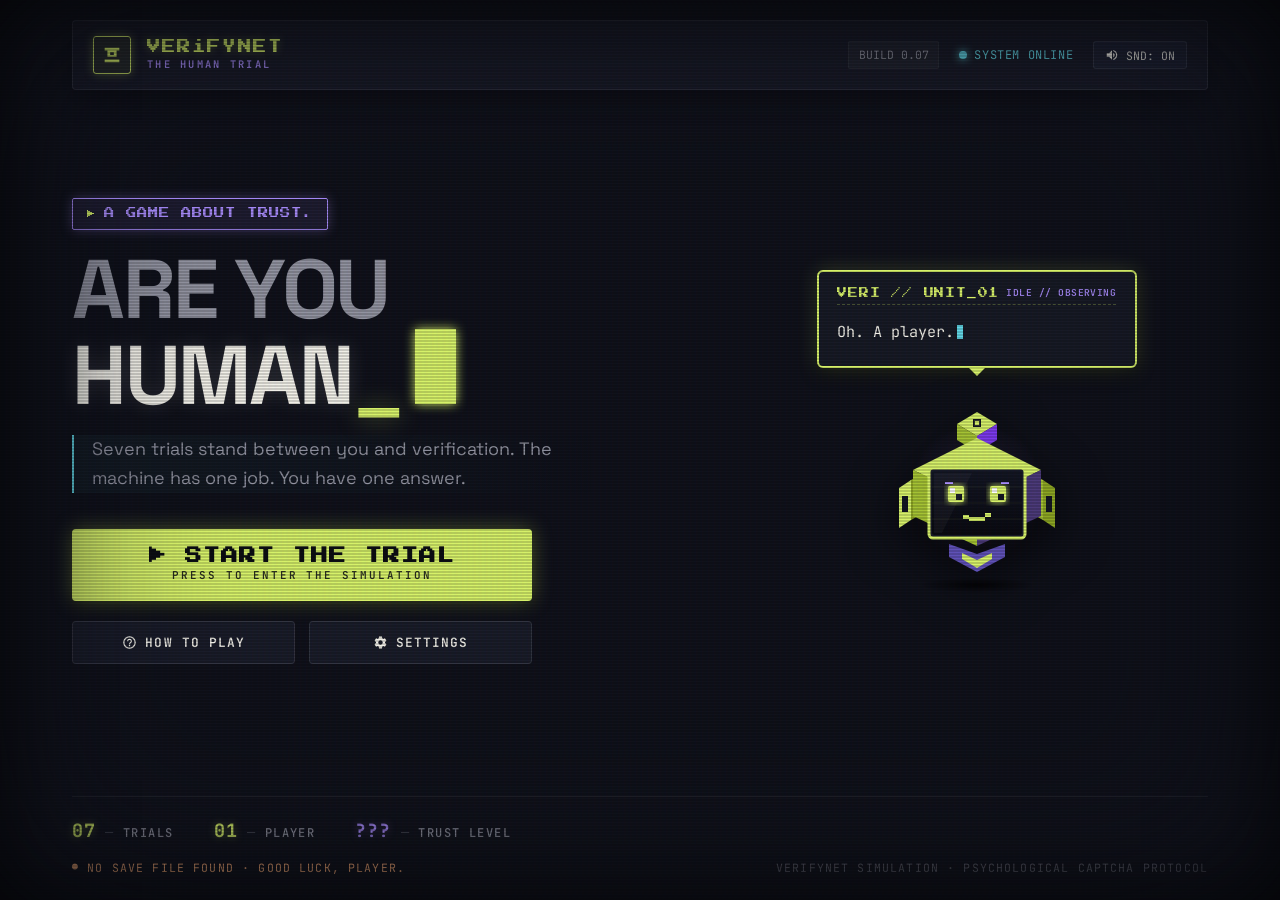
<file: index.html>
<!DOCTYPE html>
<html lang="en">
<head>
  <meta charset="UTF-8">
  <meta name="viewport" content="width=device-width, initial-scale=1.0">
  <title>VERiFYNET — The Human Trial</title>
  <meta name="description" content="A psychological CAPTCHA experience presented as an indie retro-futuristic computer game simulation.">

  <!-- Google Fonts: Space Grotesk, Press Start 2P, JetBrains Mono -->
  <link rel="preconnect" href="https://fonts.googleapis.com">
  <link rel="preconnect" href="https://fonts.gstatic.com" crossorigin>
  <link href="https://fonts.googleapis.com/css2?family=JetBrains+Mono:wght@400;600;700&family=Press+Start+2P&family=Space+Grotesk:wght@600;700;800&display=swap" rel="stylesheet">

  <!-- Stylesheets -->
  <link rel="stylesheet" href="css/style.css">
  <link rel="stylesheet" href="css/veri.css">
  <link rel="stylesheet" href="css/modals.css">
</head>
<body>

  <!-- Ambient Dynamic Canvas Background -->
  <canvas id="bg-canvas" aria-hidden="true"></canvas>

  <!-- CRT Retro Effects Overlay (Toggleable in Settings) -->
  <div class="crt-overlay" aria-hidden="true"></div>
  <div class="crt-vignette" aria-hidden="true"></div>
  <div id="crt-flash" class="crt-flash" aria-hidden="true"></div>

  <!-- Master Game Screen Container -->
  <div class="game-container">

    <!-- ====================================================================
         2. TOP BAR
         ==================================================================== -->
    <header class="game-topbar" role="banner">
      <div class="brand-section">
        <div class="brand-logo-icon" aria-hidden="true">
          <!-- Pixel Lock & Eye Hybrid Vector Symbol -->
          <svg viewBox="0 0 24 24">
            <path d="M4 4h16v3H4V4zm0 13h16v3H4v-3zm3-10h10v7H7V7zm3 2v3h4V9h-4z"/>
          </svg>
        </div>
        <div class="brand-info">
          <span class="brand-name">VERiFYNET</span>
          <span class="brand-subtitle">THE HUMAN TRIAL</span>
        </div>
      </div>

      <div class="system-status-section">
        <span class="build-tag">BUILD 0.07</span>
        <div class="status-badge" title="VerifyNet Engine Active">
          <span class="pulse-dot"></span>
          <span>SYSTEM ONLINE</span>
        </div>
        <button id="toggle-sound-main" class="icon-btn" title="Toggle 8-bit Audio">
          <svg id="sound-icon" viewBox="0 0 24 24">
            <path d="M3 9v6h4l5 5V4L7 9H3zm13.5 3c0-1.77-1.02-3.29-2.5-4.03v8.05c1.48-.73 2.5-2.25 2.5-4.02zM14 3.23v2.06c2.89.86 5 3.54 5 6.71s-2.11 5.85-5 6.71v2.06c4.01-.91 7-4.49 7-8.77s-2.99-7.86-7-8.77z"/>
          </svg>
          <span id="sound-status-label">SND: ON</span>
        </button>
      </div>
    </header>

    <!-- ====================================================================
         3. & 4. MAIN HERO & VERI CHARACTER COMPANION
         ==================================================================== -->
    <main class="hero-stage" role="main">

      <!-- Left Hero Column -->
      <section class="hero-content">
        <div class="trust-badge-wrap">
          <div class="trust-badge">A GAME ABOUT TRUST.</div>
        </div>

        <h1 class="main-headline">
          <span class="headline-line-1">ARE YOU</span>
          <span class="headline-line-2">
            HUMAN<span class="headline-highlight">_</span><span class="terminal-cursor" aria-hidden="true"></span>
          </span>
        </h1>

        <p class="hero-description">
          Seven trials stand between you and verification. The machine has one job. You have one answer.
        </p>

        <!-- 5. GAME START PANEL -->
        <div class="game-start-panel">
          <button id="btn-start-trial" class="btn-primary-start" aria-label="Start The Human Trial Simulation">
            <span class="btn-label-primary">▶ START THE TRIAL</span>
            <span class="btn-subtext">PRESS TO ENTER THE SIMULATION</span>
          </button>

          <div class="secondary-controls">
            <button id="btn-how-to-play" class="btn-secondary" aria-haspopup="dialog">
              <svg viewBox="0 0 24 24"><path d="M11 18h2v-2h-2v2zm1-16C6.48 2 2 6.48 2 12s4.48 10 10 10 10-4.48 10-10S17.52 2 12 2zm0 18c-4.41 0-8-3.59-8-8s3.59-8 8-8 8 3.59 8 8-3.59 8-8 8zm0-14c-2.21 0-4 1.79-4 4h2c0-1.1.9-2 2-2s2 .9 2 2c0 2-3 1.75-3 5h2c0-2.25 3-2.5 3-5 0-2.21-1.79-4-4-4z"/></svg>
              <span>HOW TO PLAY</span>
            </button>
            <button id="btn-settings" class="btn-secondary" aria-haspopup="dialog">
              <svg viewBox="0 0 24 24"><path d="M19.14 12.94c.04-.3.06-.61.06-.94 0-.32-.02-.64-.07-.94l2.03-1.58c.18-.14.23-.41.12-.61l-1.92-3.32c-.12-.22-.37-.29-.59-.22l-2.39.96c-.5-.38-1.03-.7-1.62-.94l-.36-2.54c-.04-.24-.24-.41-.48-.41h-3.84c-.24 0-.43.17-.47.41l-.36 2.54c-.59.24-1.13.57-1.62.94l-2.39-.96c-.22-.08-.47 0-.59.22L2.74 8.87c-.12.21-.08.47.12.61l2.03 1.58c-.05.3-.09.63-.09.94s.02.64.07.94l-2.03 1.58c-.18.14-.23.41-.12.61l1.92 3.32c.12.22.37.29.59.22l2.39-.96c.5.38 1.03.7 1.62.94l.36 2.54c.05.24.24.41.48.41h3.84c.24 0 .44-.17.47-.41l.36-2.54c.59-.24 1.13-.56 1.62-.94l2.39.96c.22.08.47 0 .59-.22l1.92-3.32c.12-.22.07-.47-.12-.61l-2.01-1.58zM12 15.6c-1.98 0-3.6-1.62-3.6-3.6s1.62-3.6 3.6-3.6 3.6 1.62 3.6 3.6-1.62 3.6-3.6 3.6z"/></svg>
              <span>SETTINGS</span>
            </button>
          </div>
        </div>
      </section>

      <!-- Right Column: Original Game Character VERI -->
      <section class="veri-container" id="veri-companion" aria-label="VERI Game Companion">
        
        <!-- Speech Bubble with dynamic dialogue states -->
        <div class="veri-speech-bubble" role="status" aria-live="polite">
          <div class="veri-speech-header">
            <span class="veri-id-tag">VERI // UNIT_01</span>
            <span class="veri-state-tag" id="veri-state-tag">IDLE // OBSERVING</span>
          </div>
          <div class="veri-text-box">
            <span id="veri-dialogue-text" class="dialogue-text">Oh. A player.</span>
            <span class="dialogue-cursor" aria-hidden="true"></span>
          </div>
        </div>

        <!-- VERI Avatar Vector Graphics & Floating Frame -->
        <div class="veri-avatar-wrapper" id="veri-avatar" title="Click VERI to interact">
          <div class="veri-backlight" aria-hidden="true"></div>
          
          <div class="veri-floating-body">
            <!-- Custom Isometric/Pixel AI Character SVG -->
            <svg class="veri-svg" viewBox="0 0 200 200" fill="none" xmlns="http://www.w3.org/2000/svg">
              <defs>
                <!-- Chassis Gradients -->
                <linearGradient id="chassisGrad" x1="0" y1="0" x2="1" y2="1">
                  <stop offset="0%" stop-color="#D8F36A" />
                  <stop offset="100%" stop-color="#a6c434" />
                </linearGradient>
                <linearGradient id="purpleAccent" x1="0" y1="0" x2="1" y2="0">
                  <stop offset="0%" stop-color="#A78BFA" />
                  <stop offset="100%" stop-color="#7C3AED" />
                </linearGradient>
                <linearGradient id="screenGrad" x1="0" y1="0" x2="0" y2="1">
                  <stop offset="0%" stop-color="#141724" />
                  <stop offset="100%" stop-color="#0A0B12" />
                </linearGradient>
                <filter id="neonLime" x="-20%" y="-20%" width="140%" height="140%">
                  <feGaussianBlur stdDeviation="3" result="blur" />
                  <feMerge>
                    <feMergeNode in="blur" />
                    <feMergeNode in="SourceGraphic" />
                  </feMerge>
                </filter>
              </defs>

              <!-- Anti-Grav Floating Pedestal / Lower Bracket -->
              <path d="M72 165 L100 180 L128 165 L128 152 L100 162 L72 152 Z" fill="#6A5ACD" opacity="0.9" />
              <path d="M85 167 L100 176 L115 167 L115 161 L100 168 L85 161 Z" fill="#D8F36A" />

              <!-- Left Ear / Side Thruster Block -->
              <polygon points="34,88 52,78 52,118 34,128" fill="#8EA824" />
              <polygon points="22,96 34,88 34,128 22,136" fill="#D8F36A" />
              <rect x="25" y="104" width="6" height="16" fill="#141724" />

              <!-- Right Ear / Side Thruster Block -->
              <polygon points="148,78 166,88 166,128 148,118" fill="#a6c434" />
              <polygon points="166,88 178,96 178,136 166,128" fill="#8EA824" />
              <rect x="169" y="104" width="6" height="16" fill="#141724" />

              <!-- Head Top Crown / Antenna Cube -->
              <polygon points="100,20 120,32 100,44 80,32" fill="#D8F36A" />
              <polygon points="80,32 100,44 100,60 80,48" fill="#a6c434" />
              <polygon points="100,44 120,32 120,48 100,60" fill="#7C3AED" />
              <!-- Antenna sensor dot -->
              <rect x="96" y="27" width="8" height="8" fill="#141724" />
              <rect x="98" y="29" width="4" height="4" fill="#D8F36A" filter="url(#neonLime)" />

              <!-- Main Chassis Isometric Head Frame -->
              <polygon points="100,46 164,78 100,108 36,78" fill="#D8F36A" />
              <polygon points="36,78 100,108 100,154 36,124" fill="#a6c434" />
              <polygon points="100,108 164,78 164,124 100,154" fill="#4C3B7A" />

              <!-- Front Monitor Bezel Frame (Facing Subject) -->
              <rect x="52" y="76" width="96" height="70" rx="4" fill="#1A1D2D" stroke="#D8F36A" stroke-width="3" />
              <rect x="55" y="79" width="90" height="64" rx="2" fill="url(#screenGrad)" />

              <!-- Subtle Screen Grid Lines -->
              <line x1="55" y1="95" x2="145" y2="95" stroke="rgba(216,243,106,0.08)" stroke-width="1" />
              <line x1="55" y1="111" x2="145" y2="111" stroke="rgba(216,243,106,0.08)" stroke-width="1" />
              <line x1="55" y1="127" x2="145" y2="127" stroke="rgba(216,243,106,0.08)" stroke-width="1" />

              <!-- Eyelid Clip / Blink Group -->
              <g class="veri-eyelids">
                <!-- Expressive Eyes & Pupils (Tracks cursor coordinates) -->
                <g id="veri-pupils" class="veri-eyes-group">
                  <!-- Left Eye -->
                  <rect x="71" y="94" width="16" height="16" rx="2" fill="#D8F36A" filter="url(#neonLime)" />
                  <rect x="73" y="96" width="5" height="5" fill="#FFFFFF" />
                  <rect x="79" y="102" width="6" height="6" fill="#141724" />

                  <!-- Right Eye -->
                  <rect x="113" y="94" width="16" height="16" rx="2" fill="#D8F36A" filter="url(#neonLime)" />
                  <rect x="115" y="96" width="5" height="5" fill="#FFFFFF" />
                  <rect x="121" y="102" width="6" height="6" fill="#141724" />

                  <!-- Cheek / Eyebrow Tech Accents -->
                  <rect x="68" y="90" width="8" height="2" fill="#A78BFA" />
                  <rect x="124" y="90" width="8" height="2" fill="#A78BFA" />
                </g>
              </g>

              <!-- Charming Pixel Smirk / Mouth -->
              <g id="veri-mouth">
                <rect x="86" y="123" width="6" height="4" fill="#D8F36A" />
                <rect x="92" y="125" width="16" height="4" fill="#D8F36A" />
                <rect x="108" y="121" width="6" height="4" fill="#D8F36A" />
              </g>

              <!-- Screen Glass Reflection -->
              <path d="M57 81 L95 81 L65 141 L57 141 Z" fill="rgba(255,255,255,0.04)" />
            </svg>
          </div>

          <div class="veri-ambient-shadow" aria-hidden="true"></div>
        </div>

      </section>

    </main>

    <!-- ====================================================================
         6. GAME INFORMATION STRIP & FOOTER
         ==================================================================== -->
    <footer class="game-bottom-strip" role="contentinfo">
      <div class="stat-indicators-row">
        <div class="stat-pill">
          <span class="stat-value">07</span>
          <span class="stat-divider">—</span>
          <span class="stat-label">TRIALS</span>
        </div>
        <div class="stat-pill">
          <span class="stat-value">01</span>
          <span class="stat-divider">—</span>
          <span class="stat-label">PLAYER</span>
        </div>
        <div class="stat-pill unknown">
          <span class="stat-value">???</span>
          <span class="stat-divider">—</span>
          <span class="stat-label">TRUST LEVEL</span>
        </div>
      </div>

      <div class="footer-message-bar">
        <div class="footer-warning">
          <span>NO SAVE FILE FOUND · GOOD LUCK, PLAYER.</span>
        </div>
        <div class="footer-credits">
          <span>VERIFYNET SIMULATION · PSYCHOLOGICAL CAPTCHA PROTOCOL</span>
        </div>
      </div>
    </footer>

  </div>

  <!-- ====================================================================
         MODALS: HOW TO PLAY & SETTINGS
         ==================================================================== -->
  
  <!-- HOW TO PLAY MODAL -->
  <div id="modal-how-to-play" class="modal-backdrop" role="dialog" aria-modal="true" aria-labelledby="modal-htp-title" aria-hidden="true">
    <div class="game-modal">
      <div class="modal-header">
        <div class="modal-title-group">
          <span class="modal-badge">INFO</span>
          <h2 id="modal-htp-title" class="modal-title">THE HUMAN TRIAL PROTOCOL</h2>
        </div>
        <button class="modal-close-btn" data-close-modal aria-label="Close modal">✕</button>
      </div>

      <div class="modal-body">
        <ul class="rules-list">
          <li class="rule-item">
            <span class="rule-num">01</span>
            <div class="rule-content">
              <span class="rule-title">Complete seven challenges.</span>
              <span class="rule-desc">Each trial examines subconscious human quirks: hesitation, rhythm, irrational instincts, and emotional dissonance.</span>
            </div>
          </li>
          <li class="rule-item">
            <span class="rule-num">02</span>
            <div class="rule-content">
              <span class="rule-title">Follow the instructions.</span>
              <span class="rule-desc">Or question why they were issued. Some prompts reward obedience; others test whether you possess independent thought.</span>
            </div>
          </li>
          <li class="rule-item">
            <span class="rule-num">03</span>
            <div class="rule-content">
              <span class="rule-title">The system's confidence may change.</span>
              <span class="rule-desc">VERI and the verification core will continuously update your calculated Trust Level based on micro-interactions.</span>
            </div>
          </li>
          <li class="rule-item">
            <span class="rule-num">04</span>
            <div class="rule-content">
              <span class="rule-title">Reach the final decision.</span>
              <span class="rule-desc">Survive all 7 rounds to face the definitive verdict: are you truly human, or an impeccably trained synthetic impostor?</span>
            </div>
          </li>
        </ul>
      </div>

      <div class="modal-footer">
        <span class="esc-hint">Press ESC to dismiss</span>
        <button class="btn-modal-action" data-close-modal>UNDERSTOOD</button>
      </div>
    </div>
  </div>

  <!-- SETTINGS MODAL -->
  <div id="modal-settings" class="modal-backdrop" role="dialog" aria-modal="true" aria-labelledby="modal-set-title" aria-hidden="true">
    <div class="game-modal">
      <div class="modal-header">
        <div class="modal-title-group">
          <span class="modal-badge">CONFIG</span>
          <h2 id="modal-set-title" class="modal-title">SYSTEM PREFERENCES</h2>
        </div>
        <button class="modal-close-btn" data-close-modal aria-label="Close modal">✕</button>
      </div>

      <div class="modal-body">
        <div class="settings-group">
          <!-- Sound Toggle -->
          <div class="setting-row">
            <div class="setting-info">
              <span class="setting-label">8-BIT SYNTHESIZER AUDIO</span>
              <span class="setting-desc">Real-time Web Audio procedural sound effects & companion bleeps</span>
            </div>
            <label class="retro-toggle">
              <input type="checkbox" id="toggle-sound-setting" checked>
              <span class="toggle-slider"></span>
            </label>
          </div>

          <!-- Animation Toggle -->
          <div class="setting-row">
            <div class="setting-info">
              <span class="setting-label">VISUAL MOTION & PARTICLES</span>
              <span class="setting-desc">Dynamic background grid drift, matrix nodes, and floating idle bobbing</span>
            </div>
            <label class="retro-toggle">
              <input type="checkbox" id="toggle-anim-setting" checked>
              <span class="toggle-slider"></span>
            </label>
          </div>

          <!-- CRT Effects Toggle -->
          <div class="setting-row">
            <div class="setting-info">
              <span class="setting-label">CRT SCANLINES & VIGNETTE</span>
              <span class="setting-desc">Simulate authentic phosphor display curvature and scanline overlay</span>
            </div>
            <label class="retro-toggle">
              <input type="checkbox" id="toggle-crt-setting" checked>
              <span class="toggle-slider"></span>
            </label>
          </div>
        </div>
      </div>

      <div class="modal-footer">
        <span class="esc-hint">Settings persist locally</span>
        <button class="btn-modal-action" data-close-modal>APPLY & EXIT</button>
      </div>
    </div>
  </div>

  <!-- ====================================================================
       9. START GAME CRT TRANSITION OVERLAY
       ==================================================================== -->
  <div id="transition-curtain" class="transition-curtain" aria-hidden="true">
    <div class="terminal-boot-box">
      <div class="boot-header">
        <span>VERIFYNET SIMULATION CORE</span>
        <span>INITIALIZING...</span>
      </div>
      <div id="boot-lines" class="boot-lines"></div>
      <div class="boot-progress-bar">
        <div id="boot-progress-fill" class="boot-progress-fill"></div>
      </div>
    </div>
  </div>

  <!-- JavaScript Modules -->
  <script src="js/audio.js"></script>
  <script src="js/background.js"></script>
  <script src="js/veri.js"></script>
  <script src="js/app.js"></script>
</body>
</html>
</file>
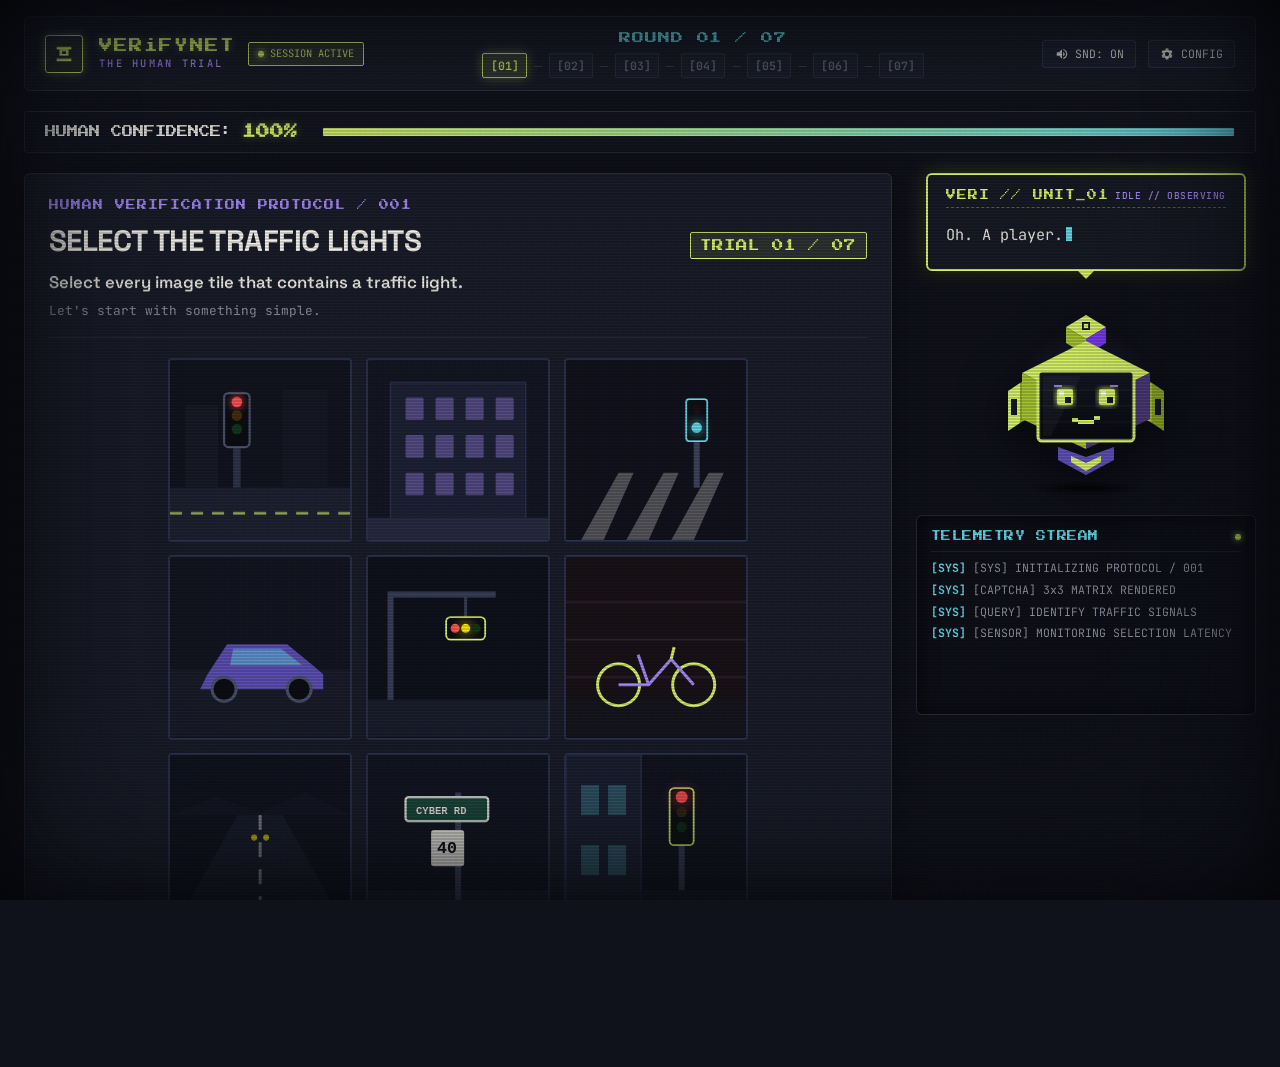
<file: trial-01.html>
<!DOCTYPE html>
<html lang="en">
<head>
  <meta charset="UTF-8">
  <meta name="viewport" content="width=device-width, initial-scale=1.0">
  <title>VERiFYNET — The Human Trial: Active Simulation</title>
  <meta name="description" content="Play the Human Trial CAPTCHA simulation: Round 01 Traffic Lights, Round 02 Bicycles, Round 03 Find the Anomaly.">

  <!-- Google Fonts: Space Grotesk, Press Start 2P, JetBrains Mono -->
  <link rel="preconnect" href="https://fonts.googleapis.com">
  <link rel="preconnect" href="https://fonts.gstatic.com" crossorigin>
  <link href="https://fonts.googleapis.com/css2?family=JetBrains+Mono:wght@400;600;700&family=Press+Start+2P&family=Space+Grotesk:wght@600;700;800&display=swap" rel="stylesheet">

  <!-- Stylesheets -->
  <link rel="stylesheet" href="css/style.css">
  <link rel="stylesheet" href="css/veri.css">
  <link rel="stylesheet" href="css/modals.css">
  <link rel="stylesheet" href="css/game.css">
</head>
<body>

  <!-- Ambient Dynamic Canvas Background -->
  <canvas id="bg-canvas" aria-hidden="true"></canvas>

  <!-- CRT Retro Effects & Glitch Overlay -->
  <div class="crt-overlay" aria-hidden="true"></div>
  <div class="crt-vignette" aria-hidden="true"></div>
  <div id="glitch-flash" class="glitch-flash-overlay" aria-hidden="true"></div>

  <!-- Master Gameplay Container -->
  <div class="gameplay-wrapper">

    <!-- ====================================================================
         A. TOP NAVIGATION HUD
         ==================================================================== -->
    <header class="game-hud" role="banner">
      <div class="hud-left">
        <a href="index.html" class="brand-section" style="text-decoration: none; color: inherit;" title="Return to Title Screen">
          <div class="brand-logo-icon" aria-hidden="true">
            <svg viewBox="0 0 24 24">
              <path d="M4 4h16v3H4V4zm0 13h16v3H4v-3zm3-10h10v7H7V7zm3 2v3h4V9h-4z"/>
            </svg>
          </div>
          <div class="brand-info">
            <span class="brand-name">VERiFYNET</span>
            <span class="brand-subtitle">THE HUMAN TRIAL</span>
          </div>
        </a>
        <div class="hud-session-badge">
          <span>SESSION ACTIVE</span>
        </div>
      </div>

      <!-- B. Seven-Round Progress Tracker -->
      <div class="hud-center">
        <span class="round-telemetry-title" id="hud-round-title">ROUND 01 / 07</span>
        <div class="progress-tracker-bar" role="progressbar" aria-valuemin="1" aria-valuemax="7">
          <span class="step-node active" data-step="1">[01]</span>
          <span class="step-connector">—</span>
          <span class="step-node upcoming" data-step="2">[02]</span>
          <span class="step-connector">—</span>
          <span class="step-node upcoming" data-step="3">[03]</span>
          <span class="step-connector">—</span>
          <span class="step-node upcoming" data-step="4">[04]</span>
          <span class="step-connector">—</span>
          <span class="step-node upcoming" data-step="5">[05]</span>
          <span class="step-connector">—</span>
          <span class="step-node upcoming" data-step="6">[06]</span>
          <span class="step-connector">—</span>
          <span class="step-node upcoming" data-step="7">[07]</span>
        </div>
      </div>

      <!-- HUD Controls -->
      <div class="hud-right">
        <button id="toggle-sound-hud" class="icon-btn" title="Toggle 8-bit Audio">
          <svg viewBox="0 0 24 24">
            <path d="M3 9v6h4l5 5V4L7 9H3zm13.5 3c0-1.77-1.02-3.29-2.5-4.03v8.05c1.48-.73 2.5-2.25 2.5-4.02zM14 3.23v2.06c2.89.86 5 3.54 5 6.71s-2.11 5.85-5 6.71v2.06c4.01-.91 7-4.49 7-8.77s-2.99-7.86-7-8.77z"/>
          </svg>
          <span id="sound-status-hud-label">SND: ON</span>
        </button>
        <button id="btn-hud-settings" class="icon-btn" title="System Settings">
          <svg viewBox="0 0 24 24">
            <path d="M19.14 12.94c.04-.3.06-.61.06-.94 0-.32-.02-.64-.07-.94l2.03-1.58c.18-.14.23-.41.12-.61l-1.92-3.32c-.12-.22-.37-.29-.59-.22l-2.39.96c-.5-.38-1.03-.7-1.62-.94l-.36-2.54c-.04-.24-.24-.41-.48-.41h-3.84c-.24 0-.43.17-.47.41l-.36 2.54c-.59.24-1.13.57-1.62.94l-2.39-.96c-.22-.08-.47 0-.59.22L2.74 8.87c-.12.21-.08.47.12.61l2.03 1.58c-.05.3-.09.63-.09.94s.02.64.07.94l-2.03 1.58c-.18.14-.23.41-.12.61l1.92 3.32c.12.22.37.29.59.22l2.39-.96c.5.38 1.03.7 1.62.94l.36 2.54c.05.24.24.41.48.41h3.84c.24 0 .44-.17.47-.41l.36-2.54c.59-.24 1.13-.56 1.62-.94l2.39.96c.22.08.47 0 .59-.22l1.92-3.32c.12-.22.07-.47-.12-.61l-2.01-1.58zM12 15.6c-1.98 0-3.6-1.62-3.6-3.6s1.62-3.6 3.6-3.6 3.6 1.62 3.6 3.6-1.62 3.6-3.6 3.6z"/>
          </svg>
          <span>CONFIG</span>
        </button>
      </div>
    </header>

    <!-- ====================================================================
         E. CONFIDENCE DISPLAY STRIP
         ==================================================================== -->
    <div class="confidence-strip" role="region" aria-label="Confidence Metrics">
      <div class="confidence-label-group">
        <span>HUMAN CONFIDENCE:</span>
        <span class="confidence-val" id="confidence-val">100%</span>
      </div>
      <div class="confidence-meter-container">
        <div class="confidence-meter-fill" id="confidence-meter-fill"></div>
      </div>
    </div>

    <!-- ====================================================================
         MAIN GAMEPLAY STAGE (CHALLENGE + SIDEBAR)
         ==================================================================== -->
    <main class="gameplay-stage" role="main">

      <!-- Left Column: Dynamic Challenge Arena -->
      <section class="challenge-panel" id="challenge-container" aria-live="polite">
        <!-- Injected dynamically by js/game.js -->
      </section>

      <!-- Right Column: Dedicated Companion & System Telemetry Log -->
      <aside class="gameplay-sidebar">

        <!-- VERI Companion -->
        <div class="veri-container" id="veri-companion" style="margin-bottom: 0;">
          <div class="veri-speech-bubble" role="status" aria-live="polite">
            <div class="veri-speech-header">
              <span class="veri-id-tag">VERI // UNIT_01</span>
              <span class="veri-state-tag" id="veri-state-tag">ACTIVE // MONITORING</span>
            </div>
            <div class="veri-text-box">
              <span id="veri-dialogue-text" class="dialogue-text">Welcome to the Human Trial.</span>
              <span class="dialogue-cursor" aria-hidden="true"></span>
            </div>
          </div>

          <div class="veri-avatar-wrapper" id="veri-avatar" title="Click VERI to interact">
            <div class="veri-backlight" aria-hidden="true"></div>
            <div class="veri-floating-body">
              <svg class="veri-svg" viewBox="0 0 200 200" fill="none" xmlns="http://www.w3.org/2000/svg">
                <defs>
                  <linearGradient id="screenGrad" x1="0" y1="0" x2="0" y2="1">
                    <stop offset="0%" stop-color="#141724" />
                    <stop offset="100%" stop-color="#0A0B12" />
                  </linearGradient>
                  <filter id="neonLime" x="-20%" y="-20%" width="140%" height="140%">
                    <feGaussianBlur stdDeviation="3" result="blur" />
                    <feMerge>
                      <feMergeNode in="blur" />
                      <feMergeNode in="SourceGraphic" />
                    </feMerge>
                  </filter>
                </defs>

                <!-- Anti-Grav Floating Pedestal -->
                <path d="M72 165 L100 180 L128 165 L128 152 L100 162 L72 152 Z" fill="#6A5ACD" opacity="0.9" />
                <path d="M85 167 L100 176 L115 167 L115 161 L100 168 L85 161 Z" fill="#D8F36A" />

                <!-- Left Ear Block -->
                <polygon points="34,88 52,78 52,118 34,128" fill="#8EA824" />
                <polygon points="22,96 34,88 34,128 22,136" fill="#D8F36A" />
                <rect x="25" y="104" width="6" height="16" fill="#141724" />

                <!-- Right Ear Block -->
                <polygon points="148,78 166,88 166,128 148,118" fill="#a6c434" />
                <polygon points="166,88 178,96 178,136 166,128" fill="#8EA824" />
                <rect x="169" y="104" width="6" height="16" fill="#141724" />

                <!-- Head Crown / Antenna Cube -->
                <polygon points="100,20 120,32 100,44 80,32" fill="#D8F36A" />
                <polygon points="80,32 100,44 100,60 80,48" fill="#a6c434" />
                <polygon points="100,44 120,32 120,48 100,60" fill="#7C3AED" />
                <rect x="96" y="27" width="8" height="8" fill="#141724" />
                <rect x="98" y="29" width="4" height="4" fill="#D8F36A" filter="url(#neonLime)" />

                <!-- Main Chassis Isometric Head Frame -->
                <polygon points="100,46 164,78 100,108 36,78" fill="#D8F36A" />
                <polygon points="36,78 100,108 100,154 36,124" fill="#a6c434" />
                <polygon points="100,108 164,78 164,124 100,154" fill="#4C3B7A" />

                <!-- Front Monitor Bezel Frame -->
                <rect x="52" y="76" width="96" height="70" rx="4" fill="#1A1D2D" stroke="#D8F36A" stroke-width="3" />
                <rect x="55" y="79" width="90" height="64" rx="2" fill="url(#screenGrad)" />

                <!-- Subtle Screen Grid Lines -->
                <line x1="55" y1="95" x2="145" y2="95" stroke="rgba(216,243,106,0.08)" stroke-width="1" />
                <line x1="55" y1="111" x2="145" y2="111" stroke="rgba(216,243,106,0.08)" stroke-width="1" />
                <line x1="55" y1="127" x2="145" y2="127" stroke="rgba(216,243,106,0.08)" stroke-width="1" />

                <!-- Eyelid Clip / Blink Group -->
                <g class="veri-eyelids">
                  <!-- Expressive Eyes (Tracks cursor coordinates) -->
                  <g id="veri-pupils" class="veri-eyes-group">
                    <!-- Left Eye -->
                    <rect x="71" y="94" width="16" height="16" rx="2" fill="#D8F36A" filter="url(#neonLime)" />
                    <rect x="73" y="96" width="5" height="5" fill="#FFFFFF" />
                    <rect x="79" y="102" width="6" height="6" fill="#141724" />

                    <!-- Right Eye -->
                    <rect x="113" y="94" width="16" height="16" rx="2" fill="#D8F36A" filter="url(#neonLime)" />
                    <rect x="115" y="96" width="5" height="5" fill="#FFFFFF" />
                    <rect x="121" y="102" width="6" height="6" fill="#141724" />

                    <!-- Eyebrow Accents -->
                    <rect x="68" y="90" width="8" height="2" fill="#A78BFA" />
                    <rect x="124" y="90" width="8" height="2" fill="#A78BFA" />
                  </g>
                </g>

                <!-- Pixel Mouth Smirk -->
                <g id="veri-mouth">
                  <rect x="86" y="123" width="6" height="4" fill="#D8F36A" />
                  <rect x="92" y="125" width="16" height="4" fill="#D8F36A" />
                  <rect x="108" y="121" width="6" height="4" fill="#D8F36A" />
                </g>

                <!-- Screen Glass Reflection -->
                <path d="M57 81 L95 81 L65 141 L57 141 Z" fill="rgba(255,255,255,0.04)" />
              </svg>
            </div>
            <div class="veri-ambient-shadow" aria-hidden="true"></div>
          </div>
        </div>

        <!-- F. Live System Log Terminal -->
        <div class="system-log-terminal" id="system-log-terminal">
          <div class="log-terminal-header">
            <span class="log-title">TELEMETRY STREAM</span>
            <span class="log-status-dot" title="Live Stream Active"></span>
          </div>
          <div class="log-terminal-body" id="log-terminal-body">
            <!-- Dynamic entries appended by js/game.js -->
          </div>
        </div>

      </aside>

    </main>

  </div>

  <!-- ====================================================================
       G. ROUND COMPLETION OVERLAY
       ==================================================================== -->
  <div id="round-completion-overlay" class="round-completion-overlay" role="dialog" aria-modal="true" aria-labelledby="completion-title">
    <div class="completion-card">
      <span class="completion-badge">TRIAL STATUS: PASSED</span>
      <h2 class="completion-title" id="completion-title">TRIAL 01 COMPLETE</h2>

      <div class="completion-stats-grid">
        <div class="completion-stat-box">
          <span class="completion-stat-label">IDENTITY STATUS</span>
          <span class="completion-stat-value" id="completion-identity-status">ACCEPTABLE</span>
        </div>
        <div class="completion-stat-box">
          <span class="completion-stat-label">CONFIDENCE INDEX</span>
          <span class="completion-stat-value" id="completion-confidence-val">98%</span>
        </div>
      </div>

      <div class="completion-veri-quote" id="completion-veri-quote">
        VERI: "That was easy, wasn't it?"
      </div>

      <button id="btn-continue-round" class="btn-continue-round">
        CONTINUE TO TRIAL 02
      </button>
    </div>
  </div>

  <!-- ====================================================================
       H. INTERROGATION OVERLAY (Round 07 Final Existential Query)
       ==================================================================== -->
  <div id="interrogation-overlay" class="interrogation-overlay" role="dialog" aria-modal="true" aria-labelledby="interrogation-title" aria-hidden="true">
    <div class="interrogation-dialog-box">
      <div class="interrogation-telemetry" id="interrogation-telemetry">
        <!-- Lines injected dynamically by js/game.js -->
      </div>
      <h2 class="interrogation-question-title" id="interrogation-title">ARE YOU HUMAN?</h2>
      <div class="interrogation-actions-row">
        <button class="btn-interrogation-choice" id="btn-choice-yes">YES</button>
        <button class="btn-interrogation-choice" id="btn-choice-thinkso">I THINK SO</button>
      </div>
    </div>
  </div>

  <!-- ====================================================================
       I. FINAL ENDING OVERLAY (Ending A: Human Certificate / Ending B: Robot Detected)
       ==================================================================== -->
  <div id="final-ending-overlay" class="final-ending-overlay" role="dialog" aria-modal="true" aria-labelledby="ending-verdict-title" aria-hidden="true">
    <!-- Rendered dynamically by js/game.js -->
  </div>

  <!-- ====================================================================
       CRT LEVEL TRANSITION CURTAIN
       ==================================================================== -->
  <div id="transition-curtain" class="transition-curtain" aria-hidden="true">
    <div class="terminal-boot-box">
      <div class="boot-header">
        <span>VERIFYNET SIMULATION CORE</span>
        <span>LEVEL TRANSITION</span>
      </div>
      <div class="boot-lines">
        <div class="boot-line lime">>> CALIBRATING COGNITIVE CHALLENGE...</div>
        <div class="boot-line cyan">>> MEMORY SEGMENTS ALLOCATED: OK</div>
        <div class="boot-line purple">>> UPDATING TRUST COEFFICIENTS...</div>
      </div>
      <div class="boot-progress-bar">
        <div class="boot-progress-fill" style="width: 100%;"></div>
      </div>
    </div>
  </div>

  <!-- ====================================================================
       SETTINGS MODAL (Reused from Page 01)
       ==================================================================== -->
  <div id="modal-settings" class="modal-backdrop" role="dialog" aria-modal="true" aria-labelledby="modal-set-title" aria-hidden="true">
    <div class="game-modal">
      <div class="modal-header">
        <div class="modal-title-group">
          <span class="modal-badge">CONFIG</span>
          <h2 id="modal-set-title" class="modal-title">SYSTEM PREFERENCES</h2>
        </div>
        <button class="modal-close-btn" data-close-modal aria-label="Close modal">✕</button>
      </div>

      <div class="modal-body">
        <div class="settings-group">
          <!-- Sound Toggle -->
          <div class="setting-row">
            <div class="setting-info">
              <span class="setting-label">8-BIT SYNTHESIZER AUDIO</span>
              <span class="setting-desc">Real-time Web Audio procedural sound effects</span>
            </div>
            <label class="retro-toggle">
              <input type="checkbox" id="toggle-sound-setting" checked>
              <span class="toggle-slider"></span>
            </label>
          </div>

          <!-- Animation Toggle -->
          <div class="setting-row">
            <div class="setting-info">
              <span class="setting-label">VISUAL MOTION & PARTICLES</span>
              <span class="setting-desc">Dynamic background drift, matrix nodes, and floating animations</span>
            </div>
            <label class="retro-toggle">
              <input type="checkbox" id="toggle-anim-setting" checked>
              <span class="toggle-slider"></span>
            </label>
          </div>

          <!-- CRT Effects Toggle -->
          <div class="setting-row">
            <div class="setting-info">
              <span class="setting-label">CRT SCANLINES & VIGNETTE</span>
              <span class="setting-desc">Simulate authentic phosphor display curvature</span>
            </div>
            <label class="retro-toggle">
              <input type="checkbox" id="toggle-crt-setting" checked>
              <span class="toggle-slider"></span>
            </label>
          </div>
        </div>
      </div>

      <div class="modal-footer">
        <span class="esc-hint">Settings persist locally</span>
        <button class="btn-modal-action" data-close-modal>APPLY & EXIT</button>
      </div>
    </div>
  </div>

  <!-- JavaScript Modules -->
  <script src="js/audio.js"></script>
  <script src="js/background.js"></script>
  <script src="js/veri.js"></script>
  <script src="js/trials-data.js"></script>
  <script src="js/game.js"></script>
</body>
</html>
</file>
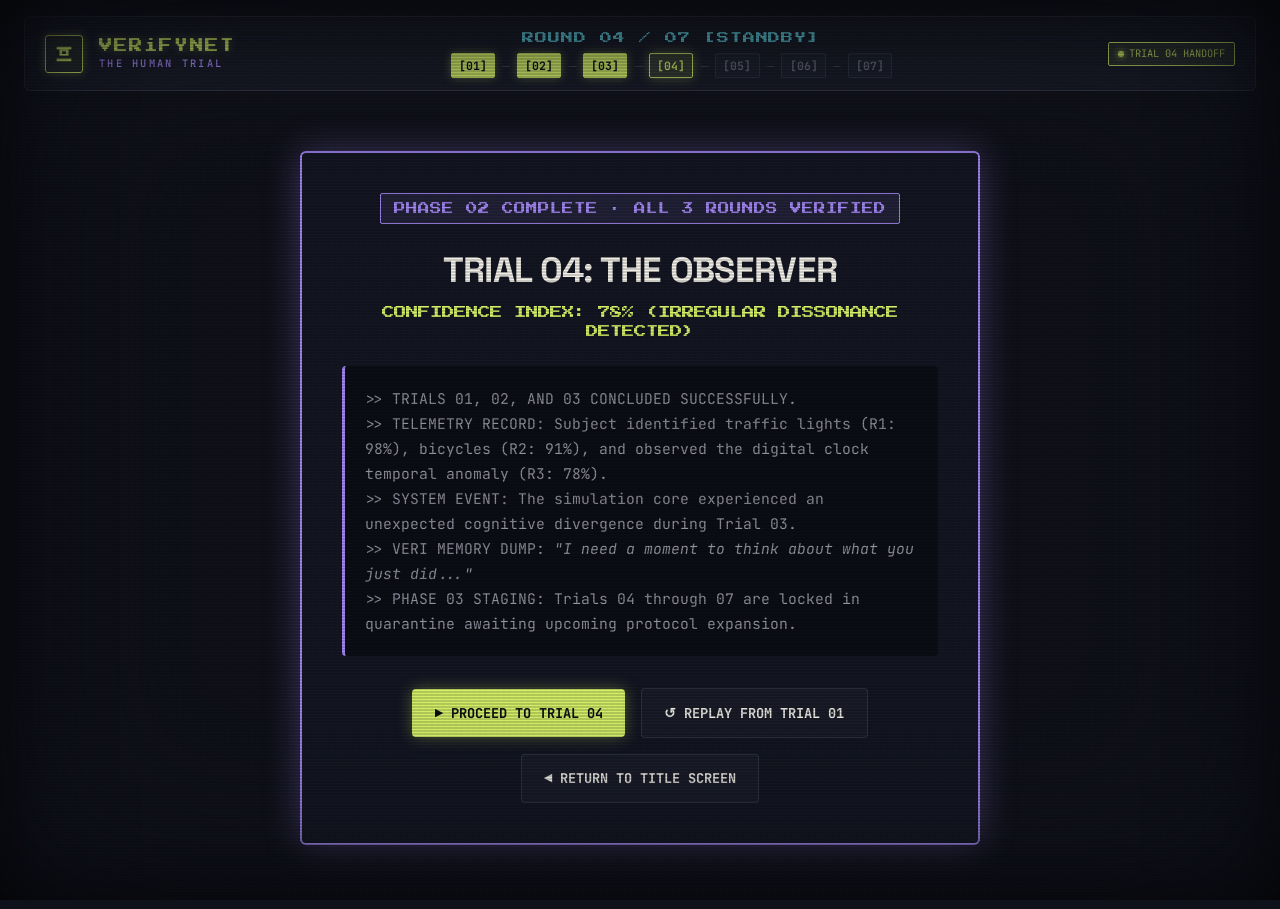
<file: trial-04.html>
<!DOCTYPE html>
<html lang="en">
<head>
  <meta charset="UTF-8">
  <meta name="viewport" content="width=device-width, initial-scale=1.0">
  <title>VERiFYNET — Trial 04: Staging Quarantine</title>
  <meta name="description" content="Trial 04 staging handoff environment. Progress saved from Rounds 01-03.">

  <!-- Google Fonts -->
  <link rel="preconnect" href="https://fonts.googleapis.com">
  <link rel="preconnect" href="https://fonts.gstatic.com" crossorigin>
  <link href="https://fonts.googleapis.com/css2?family=JetBrains+Mono:wght@400;600;700&family=Press+Start+2P&family=Space+Grotesk:wght@600;700;800&display=swap" rel="stylesheet">

  <link rel="stylesheet" href="css/style.css">
  <link rel="stylesheet" href="css/veri.css">
  <link rel="stylesheet" href="css/game.css">
  <style>
    .staging-card {
      background: #141724;
      border: 2px solid var(--color-purple);
      border-radius: 6px;
      padding: 2.5rem;
      max-width: 680px;
      margin: 2.5rem auto;
      text-align: center;
      box-shadow: 0 0 35px var(--color-purple-glow);
    }
    .staging-badge {
      display: inline-block;
      font-family: var(--font-pixel);
      font-size: 0.72rem;
      color: var(--color-purple);
      background: rgba(167, 139, 250, 0.1);
      border: 1px solid var(--color-purple);
      padding: 0.35rem 0.8rem;
      border-radius: 2px;
      margin-bottom: 1.25rem;
    }
    .staging-title {
      font-size: 2.2rem;
      color: var(--text-main);
      margin-bottom: 0.5rem;
      font-weight: 800;
      letter-spacing: -0.02em;
    }
    .staging-status-line {
      font-family: var(--font-pixel);
      font-size: 0.78rem;
      color: var(--color-lime);
      margin-bottom: 1.5rem;
    }
    .staging-desc {
      font-family: var(--font-mono);
      color: var(--text-secondary);
      font-size: 0.92rem;
      line-height: 1.7;
      margin-bottom: 2rem;
      text-align: left;
      background: rgba(0, 0, 0, 0.4);
      padding: 1.25rem;
      border-radius: 4px;
      border-left: 3px solid var(--color-purple);
    }
    .staging-actions {
      display: flex;
      align-items: center;
      justify-content: center;
      gap: 1rem;
      flex-wrap: wrap;
    }
    .btn-stage {
      display: inline-flex;
      align-items: center;
      gap: 0.5rem;
      font-family: var(--font-mono);
      font-weight: 700;
      font-size: 0.85rem;
      padding: 0.85rem 1.4rem;
      border-radius: 4px;
      text-decoration: none;
      transition: all 0.2s ease;
      cursor: pointer;
    }
    .btn-stage-primary {
      background: var(--color-lime);
      color: #0c0e14;
      border: none;
      box-shadow: 0 0 15px var(--color-lime-glow);
    }
    .btn-stage-primary:hover {
      background: #e4ff78;
      transform: translateY(-2px);
    }
    .btn-stage-secondary {
      background: var(--bg-panel);
      color: var(--text-main);
      border: 1px solid var(--border-subtle);
    }
    .btn-stage-secondary:hover {
      border-color: var(--color-cyan);
      color: var(--color-cyan);
    }
  </style>
</head>
<body>
  <div class="crt-overlay"></div>
  <div class="crt-vignette"></div>

  <div class="gameplay-wrapper">
    <header class="game-hud" role="banner">
      <div class="hud-left">
        <a href="index.html" class="brand-section" style="text-decoration: none; color: inherit;">
          <div class="brand-logo-icon">
            <svg viewBox="0 0 24 24"><path d="M4 4h16v3H4V4zm0 13h16v3H4v-3zm3-10h10v7H7V7zm3 2v3h4V9h-4z"/></svg>
          </div>
          <div class="brand-info">
            <span class="brand-name">VERiFYNET</span>
            <span class="brand-subtitle">THE HUMAN TRIAL</span>
          </div>
        </a>
      </div>
      <div class="hud-center">
        <span class="round-telemetry-title">ROUND 04 / 07 [STANDBY]</span>
        <div class="progress-tracker-bar">
          <span class="step-node completed">[01]</span>
          <span class="step-connector">—</span>
          <span class="step-node completed">[02]</span>
          <span class="step-connector">—</span>
          <span class="step-node completed">[03]</span>
          <span class="step-connector">—</span>
          <span class="step-node active">[04]</span>
          <span class="step-connector">—</span>
          <span class="step-node upcoming">[05]</span>
          <span class="step-connector">—</span>
          <span class="step-node upcoming">[06]</span>
          <span class="step-connector">—</span>
          <span class="step-node upcoming">[07]</span>
        </div>
      </div>
      <div class="hud-right">
        <div class="hud-session-badge">
          <span>TRIAL 04 HANDOFF</span>
        </div>
      </div>
    </header>

    <main>
      <div class="staging-card">
        <div class="staging-badge">PHASE 02 COMPLETE · ALL 3 ROUNDS VERIFIED</div>
        <h1 class="staging-title">TRIAL 04: THE OBSERVER</h1>
        <div class="staging-status-line">CONFIDENCE INDEX: 78% (IRREGULAR DISSONANCE DETECTED)</div>

        <div class="staging-desc">
          >> TRIALS 01, 02, AND 03 CONCLUDED SUCCESSFULLY.<br>
          >> TELEMETRY RECORD: Subject identified traffic lights (R1: 98%), bicycles (R2: 91%), and observed the digital clock temporal anomaly (R3: 78%).<br>
          >> SYSTEM EVENT: The simulation core experienced an unexpected cognitive divergence during Trial 03.<br>
          >> VERI MEMORY DUMP: <em>"I need a moment to think about what you just did..."</em><br>
          >> PHASE 03 STAGING: Trials 04 through 07 are locked in quarantine awaiting upcoming protocol expansion.
        </div>

        <div class="staging-actions">
          <a href="trial-01.html?round=4" class="btn-stage btn-stage-primary">
            <span>▶ PROCEED TO TRIAL 04</span>
          </a>
          <a href="trial-01.html" class="btn-stage btn-stage-secondary" id="btn-replay-trials">
            <span>↺ REPLAY FROM TRIAL 01</span>
          </a>
          <a href="index.html" class="btn-stage btn-stage-secondary">
            <span>◀ RETURN TO TITLE SCREEN</span>
          </a>
        </div>
      </div>
    </main>
  </div>

  <script>
    // Reset state when clicking replay
    document.getElementById('btn-replay-trials').addEventListener('click', () => {
      localStorage.removeItem('verifynet_gamestate');
    });
  </script>
</body>
</html>
</file>
<file: css/style.css>
/* ==========================================================================
   VERIFYNET — PAGE 01: THE HUMAN TRIAL (TITLE SCREEN)
   Design Identity: Retro-Futuristic Indie Game Simulation
   ========================================================================== */

:root {
  /* Requested Color Palette */
  --bg-main: #10121B;
  --bg-panel: #1A1D2A;
  --bg-panel-hover: #222638;
  --color-lime: #D8F36A;
  --color-lime-glow: rgba(216, 243, 106, 0.35);
  --color-purple: #A78BFA;
  --color-purple-glow: rgba(167, 139, 250, 0.35);
  --color-cyan: #62D9E8;
  --color-cyan-glow: rgba(98, 217, 232, 0.35);
  --text-main: #F2F1E9;
  --text-secondary: #9294A1;
  --color-error: #FF647C;
  --border-subtle: rgba(146, 148, 161, 0.2);
  --border-focus: #D8F36A;

  /* Fonts */
  --font-main: 'Space Grotesk', -apple-system, BlinkMacSystemFont, sans-serif;
  --font-pixel: 'Press Start 2P', monospace;
  --font-mono: 'JetBrains Mono', 'Courier New', monospace;

  /* Layout & Spacing */
  --header-height: 70px;
  --max-width: 1200px;
  --transition-fast: 0.15s ease;
  --transition-normal: 0.25s cubic-bezier(0.16, 1, 0.3, 1);
}

/* Base Reset & Box Sizing */
*, *::before, *::after {
  box-sizing: border-box;
  margin: 0;
  padding: 0;
}

html, body {
  width: 100%;
  height: 100%;
  min-height: 100vh;
  background-color: var(--bg-main);
  color: var(--text-main);
  font-family: var(--font-main);
  line-height: 1.5;
  overflow-x: hidden;
  user-select: none;
  -webkit-font-smoothing: antialiased;
}

/* Background Canvas */
#bg-canvas {
  position: fixed;
  top: 0;
  left: 0;
  width: 100vw;
  height: 100vh;
  z-index: 0;
  pointer-events: none;
}

/* CRT Scanline & Screen Vignette Overlay */
.crt-overlay {
  position: fixed;
  inset: 0;
  pointer-events: none;
  z-index: 900;
  background: 
    linear-gradient(rgba(18, 16, 16, 0) 50%, rgba(0, 0, 0, 0.25) 50%),
    linear-gradient(90deg, rgba(255, 0, 0, 0.03), rgba(0, 255, 0, 0.01), rgba(0, 0, 255, 0.03));
  background-size: 100% 3px, 6px 100%;
  opacity: 0.65;
  transition: opacity var(--transition-normal);
}

.crt-vignette {
  position: fixed;
  inset: 0;
  pointer-events: none;
  z-index: 901;
  box-shadow: inset 0 0 100px rgba(0, 0, 0, 0.8), inset 0 0 200px rgba(16, 18, 27, 0.9);
}

/* Master Game Container */
.game-container {
  position: relative;
  z-index: 10;
  min-height: 100vh;
  display: flex;
  flex-direction: column;
  justify-content: space-between;
  max-width: var(--max-width);
  margin: 0 auto;
  padding: 1.25rem 2rem 1.5rem 2rem;
}

/* ==========================================================================
   2. TOP BAR
   ========================================================================== */
.game-topbar {
  display: flex;
  align-items: center;
  justify-content: space-between;
  height: var(--header-height);
  padding: 0 1.25rem;
  background: rgba(26, 29, 42, 0.85);
  border: 1px solid var(--border-subtle);
  border-radius: 4px;
  backdrop-filter: blur(12px);
  box-shadow: 0 8px 24px rgba(0, 0, 0, 0.35);
}

.brand-section {
  display: flex;
  align-items: center;
  gap: 1rem;
}

.brand-logo-icon {
  width: 38px;
  height: 38px;
  display: flex;
  align-items: center;
  justify-content: center;
  background: rgba(216, 243, 106, 0.08);
  border: 1px solid var(--color-lime);
  border-radius: 3px;
  box-shadow: 0 0 10px var(--color-lime-glow);
}

.brand-logo-icon svg {
  width: 22px;
  height: 22px;
  fill: var(--color-lime);
}

.brand-info {
  display: flex;
  flex-direction: column;
}

.brand-name {
  font-family: var(--font-pixel);
  font-size: 0.85rem;
  letter-spacing: 0.08em;
  color: var(--color-lime);
  text-shadow: 0 0 8px var(--color-lime-glow);
}

.brand-subtitle {
  font-family: var(--font-mono);
  font-size: 0.65rem;
  letter-spacing: 0.22em;
  color: var(--color-purple);
  font-weight: 600;
  text-transform: uppercase;
}

/* System Readouts (Right) */
.system-status-section {
  display: flex;
  align-items: center;
  gap: 1.25rem;
}

.build-tag {
  font-family: var(--font-mono);
  font-size: 0.72rem;
  color: var(--text-secondary);
  background: rgba(255, 255, 255, 0.04);
  padding: 0.25rem 0.6rem;
  border-radius: 2px;
  border: 1px solid rgba(255, 255, 255, 0.06);
}

.status-badge {
  display: flex;
  align-items: center;
  gap: 0.45rem;
  font-family: var(--font-mono);
  font-size: 0.75rem;
  color: var(--color-cyan);
  letter-spacing: 0.05em;
}

.pulse-dot {
  width: 8px;
  height: 8px;
  background-color: var(--color-cyan);
  border-radius: 50%;
  box-shadow: 0 0 8px var(--color-cyan);
  animation: pulseStatus 2s infinite;
}

@keyframes pulseStatus {
  0%, 100% { opacity: 1; transform: scale(1); }
  50% { opacity: 0.35; transform: scale(0.85); }
}

/* Sound Toggle Button */
.icon-btn {
  display: flex;
  align-items: center;
  justify-content: center;
  gap: 0.4rem;
  background: rgba(34, 38, 56, 0.7);
  border: 1px solid var(--border-subtle);
  color: var(--text-main);
  padding: 0.35rem 0.7rem;
  font-family: var(--font-mono);
  font-size: 0.72rem;
  cursor: pointer;
  border-radius: 3px;
  transition: all var(--transition-fast);
}

.icon-btn:hover {
  background: rgba(216, 243, 106, 0.15);
  border-color: var(--color-lime);
  color: var(--color-lime);
  box-shadow: 0 0 10px var(--color-lime-glow);
}

.icon-btn svg {
  width: 14px;
  height: 14px;
  fill: currentColor;
}

/* ==========================================================================
   3. MAIN HERO & STAGE LAYOUT
   ========================================================================== */
.hero-stage {
  display: grid;
  grid-template-columns: 1.15fr 0.85fr;
  align-items: center;
  gap: 3rem;
  margin: 2rem 0;
  position: relative;
}

.hero-content {
  display: flex;
  flex-direction: column;
  gap: 1.25rem;
}

/* Trust Pill */
.trust-badge-wrap {
  display: inline-flex;
  align-items: center;
  gap: 0.5rem;
}

.trust-badge {
  font-family: var(--font-pixel);
  font-size: 0.65rem;
  color: var(--color-purple);
  background: rgba(167, 139, 250, 0.1);
  padding: 0.45rem 0.85rem;
  border-radius: 2px;
  border: 1px solid var(--color-purple);
  box-shadow: 0 0 12px var(--color-purple-glow);
  letter-spacing: 0.1em;
  display: inline-flex;
  align-items: center;
  gap: 0.5rem;
}

.trust-badge::before {
  content: '▶';
  font-size: 0.5rem;
  color: var(--color-lime);
}

/* Main Headline */
.main-headline {
  font-size: clamp(3rem, 6.5vw, 5.25rem);
  font-weight: 800;
  line-height: 0.95;
  letter-spacing: -0.03em;
  color: var(--text-main);
  text-transform: uppercase;
}

.headline-line-1 {
  display: block;
  color: var(--text-secondary);
}

.headline-line-2 {
  display: inline-block;
  color: var(--text-main);
  position: relative;
  text-shadow: 0 0 20px rgba(255, 255, 255, 0.15);
}

.headline-highlight {
  color: var(--color-lime);
  text-shadow: 0 0 25px var(--color-lime-glow);
}

/* Animated Cursor */
.terminal-cursor {
  display: inline-block;
  width: 0.5em;
  height: 0.9em;
  background-color: var(--color-lime);
  margin-left: 0.15em;
  vertical-align: baseline;
  box-shadow: 0 0 10px var(--color-lime);
  animation: blinkCursor 0.9s steps(2, start) infinite;
}

@keyframes blinkCursor {
  0%, 100% { opacity: 1; }
  50% { opacity: 0; }
}

/* Supporting Text */
.hero-description {
  font-size: 1.125rem;
  color: var(--text-secondary);
  max-width: 540px;
  line-height: 1.6;
  font-family: var(--font-main);
  border-left: 2px solid var(--color-cyan);
  padding-left: 1.15rem;
  background: linear-gradient(90deg, rgba(98, 217, 232, 0.05), transparent);
}

/* ==========================================================================
   5. GAME START PANEL
   ========================================================================== */
.game-start-panel {
  display: flex;
  flex-direction: column;
  gap: 1.25rem;
  margin-top: 1rem;
  max-width: 460px;
}

/* Primary Start Button */
.btn-primary-start {
  position: relative;
  display: flex;
  flex-direction: column;
  align-items: center;
  justify-content: center;
  padding: 1.15rem 1.75rem;
  background: var(--color-lime);
  color: #0c0e14;
  border: none;
  border-radius: 4px;
  cursor: pointer;
  overflow: hidden;
  transition: all var(--transition-normal);
  box-shadow: 0 0 20px var(--color-lime-glow), 0 4px 14px rgba(0, 0, 0, 0.5);
}

.btn-primary-start:hover {
  transform: translateY(-2px);
  background: #e4ff78;
  box-shadow: 0 0 35px rgba(216, 243, 106, 0.6), 0 8px 24px rgba(0, 0, 0, 0.6);
}

.btn-primary-start:active {
  transform: translateY(1px);
  box-shadow: 0 0 15px var(--color-lime-glow);
}

.btn-label-primary {
  font-family: var(--font-pixel);
  font-size: 1.05rem;
  letter-spacing: 0.06em;
  font-weight: 700;
  display: flex;
  align-items: center;
  gap: 0.6rem;
}

.btn-subtext {
  font-family: var(--font-mono);
  font-size: 0.68rem;
  letter-spacing: 0.18em;
  margin-top: 0.25rem;
  opacity: 0.85;
  font-weight: 600;
  text-transform: uppercase;
}

/* Scan sweep highlight over button */
.btn-primary-start::after {
  content: '';
  position: absolute;
  top: -50%;
  left: -60%;
  width: 40%;
  height: 200%;
  background: linear-gradient(
    90deg,
    transparent,
    rgba(255, 255, 255, 0.6),
    transparent
  );
  transform: rotate(25deg);
  animation: sweepHighlight 4.5s infinite;
}

@keyframes sweepHighlight {
  0% { left: -60%; }
  25%, 100% { left: 160%; }
}

/* Button Loading State */
.btn-primary-start.loading {
  pointer-events: none;
  background: var(--color-cyan);
  color: #051619;
  box-shadow: 0 0 30px var(--color-cyan-glow);
}

.btn-primary-start.loading .btn-label-primary::after {
  content: '...';
  display: inline-block;
  animation: loadingDots 1.2s infinite;
}

@keyframes loadingDots {
  0% { content: '.'; }
  33% { content: '..'; }
  66% { content: '...'; }
}

/* Secondary Button Controls */
.secondary-controls {
  display: grid;
  grid-template-columns: 1fr 1fr;
  gap: 0.85rem;
}

.btn-secondary {
  display: flex;
  align-items: center;
  justify-content: center;
  gap: 0.5rem;
  padding: 0.75rem 1rem;
  background: var(--bg-panel);
  border: 1px solid var(--border-subtle);
  border-radius: 4px;
  color: var(--text-main);
  font-family: var(--font-mono);
  font-size: 0.8rem;
  font-weight: 600;
  letter-spacing: 0.08em;
  cursor: pointer;
  transition: all var(--transition-fast);
}

.btn-secondary:hover {
  background: var(--bg-panel-hover);
  border-color: var(--color-cyan);
  color: var(--color-cyan);
  box-shadow: 0 0 12px var(--color-cyan-glow);
  transform: translateY(-1px);
}

.btn-secondary:active {
  transform: translateY(0);
}

.btn-secondary svg {
  width: 15px;
  height: 15px;
  fill: currentColor;
}

/* ==========================================================================
   6. GAME INFORMATION STRIP & FOOTER
   ========================================================================== */
.game-bottom-strip {
  display: flex;
  flex-direction: column;
  gap: 0.9rem;
  margin-top: 1.5rem;
  padding-top: 1.25rem;
  border-top: 1px solid rgba(146, 148, 161, 0.15);
}

.stat-indicators-row {
  display: flex;
  align-items: center;
  justify-content: flex-start;
  gap: 2.5rem;
  flex-wrap: wrap;
}

.stat-pill {
  display: flex;
  align-items: baseline;
  gap: 0.6rem;
  font-family: var(--font-mono);
}

.stat-value {
  font-size: 1.15rem;
  font-weight: 700;
  color: var(--color-lime);
  letter-spacing: 0.05em;
  text-shadow: 0 0 8px var(--color-lime-glow);
}

.stat-label {
  font-size: 0.75rem;
  letter-spacing: 0.12em;
  color: var(--text-secondary);
  font-weight: 500;
  text-transform: uppercase;
}

.stat-divider {
  color: rgba(146, 148, 161, 0.4);
  font-size: 0.85rem;
}

.stat-pill.unknown .stat-value {
  color: var(--color-purple);
  text-shadow: 0 0 8px var(--color-purple-glow);
  animation: glitchText 4s infinite;
}

@keyframes glitchText {
  0%, 94%, 100% { opacity: 1; transform: none; }
  95% { opacity: 0.7; transform: skewX(-5deg); }
  96% { opacity: 1; transform: skewX(5deg); }
  97% { opacity: 0.5; }
}

.footer-message-bar {
  display: flex;
  align-items: center;
  justify-content: space-between;
  font-family: var(--font-mono);
  font-size: 0.72rem;
  color: var(--text-secondary);
  letter-spacing: 0.1em;
}

.footer-warning {
  display: flex;
  align-items: center;
  gap: 0.5rem;
  color: #ffb17a;
}

.footer-warning::before {
  content: '●';
  color: #ffb17a;
  font-size: 0.6rem;
}

.footer-credits {
  color: rgba(146, 148, 161, 0.6);
}

/* ==========================================================================
   9. START GAME CRT TRANSITION OVERLAY
   ========================================================================== */
.transition-curtain {
  position: fixed;
  inset: 0;
  z-index: 1000;
  background: #090a10;
  display: flex;
  flex-direction: column;
  align-items: center;
  justify-content: center;
  opacity: 0;
  pointer-events: none;
  transition: opacity 0.3s ease;
}

.transition-curtain.active {
  opacity: 1;
  pointer-events: all;
}

.terminal-boot-box {
  background: #141722;
  border: 1px solid var(--color-lime);
  border-radius: 4px;
  padding: 2rem 2.5rem;
  width: 90%;
  max-width: 580px;
  box-shadow: 0 0 40px rgba(216, 243, 106, 0.3), inset 0 0 20px rgba(0, 0, 0, 0.8);
  font-family: var(--font-mono);
}

.boot-header {
  font-family: var(--font-pixel);
  font-size: 0.85rem;
  color: var(--color-lime);
  margin-bottom: 1.25rem;
  display: flex;
  align-items: center;
  justify-content: space-between;
  border-bottom: 1px solid rgba(216, 243, 106, 0.3);
  padding-bottom: 0.65rem;
}

.boot-lines {
  display: flex;
  flex-direction: column;
  gap: 0.5rem;
  font-size: 0.82rem;
  color: var(--text-main);
  min-height: 100px;
}

.boot-line {
  opacity: 0;
  transform: translateY(4px);
  animation: bootLineIn 0.3s forwards;
}

@keyframes bootLineIn {
  to {
    opacity: 1;
    transform: translateY(0);
  }
}

.boot-line.lime { color: var(--color-lime); }
.boot-line.cyan { color: var(--color-cyan); }
.boot-line.purple { color: var(--color-purple); }

.boot-progress-bar {
  margin-top: 1.25rem;
  height: 8px;
  background: rgba(255, 255, 255, 0.08);
  border-radius: 2px;
  overflow: hidden;
  border: 1px solid rgba(255, 255, 255, 0.1);
}

.boot-progress-fill {
  height: 100%;
  width: 0%;
  background: linear-gradient(90deg, var(--color-lime), var(--color-cyan));
  box-shadow: 0 0 10px var(--color-lime);
  transition: width 1.2s cubic-bezier(0.22, 1, 0.36, 1);
}

/* Screen flash on launch */
.crt-flash {
  position: fixed;
  inset: 0;
  background: white;
  z-index: 1001;
  opacity: 0;
  pointer-events: none;
}

.crt-flash.flash {
  animation: flashBurst 0.35s ease-out;
}

@keyframes flashBurst {
  0% { opacity: 0.95; }
  100% { opacity: 0; }
}

/* ==========================================================================
   REDUCED MOTION & ACCESSIBILITY
   ========================================================================== */
@media (prefers-reduced-motion: reduce) {
  *, *::before, *::after {
    animation-duration: 0.001ms !important;
    animation-iteration-count: 1 !important;
    transition-duration: 0.001ms !important;
  }
  .crt-overlay {
    display: none !important;
  }
}

/* When animations are disabled via in-game Settings */
body.no-animations * {
  animation: none !important;
}

body.no-crt .crt-overlay {
  display: none !important;
}

/* ==========================================================================
   11. RESPONSIVE DESIGN BREAKPOINTS
   ========================================================================== */
/* Tablet (<= 1024px) */
@media (max-width: 1024px) {
  .hero-stage {
    grid-template-columns: 1fr;
    gap: 2.5rem;
    margin: 1.5rem 0;
  }
  .main-headline {
    font-size: clamp(2.75rem, 7.5vw, 4.25rem);
  }
  .game-container {
    padding: 1rem 1.5rem;
  }
}

/* Mobile & Small Screens (<= 768px) */
@media (max-width: 768px) {
  .game-topbar {
    height: auto;
    padding: 0.75rem 1rem;
    flex-wrap: wrap;
    gap: 0.75rem;
  }
  .brand-section {
    gap: 0.75rem;
  }
  .system-status-section {
    gap: 0.75rem;
  }
  .hero-stage {
    display: flex;
    flex-direction: column-reverse; /* Put VERI right above or near start controls */
    gap: 2rem;
  }
  .main-headline {
    font-size: 2.6rem;
  }
  .hero-description {
    font-size: 0.98rem;
  }
  .game-start-panel {
    max-width: 100%;
  }
  .stat-indicators-row {
    gap: 1.25rem;
    justify-content: space-between;
  }
  .footer-message-bar {
    flex-direction: column;
    align-items: flex-start;
    gap: 0.4rem;
  }
}

/* Ultra Small (<= 420px) */
@media (max-width: 420px) {
  .main-headline {
    font-size: 2.2rem;
  }
  .btn-label-primary {
    font-size: 0.9rem;
  }
  .secondary-controls {
    grid-template-columns: 1fr;
  }
  .build-tag {
    display: none;
  }
}
</file>
<file: css/veri.css>
/* ==========================================================================
   VERIFYNET — VERI COMPANION STYLES (css/veri.css)
   Original Pixel/Vector AI Companion Character
   ========================================================================== */

.veri-container {
  display: flex;
  flex-direction: column;
  align-items: center;
  justify-content: center;
  position: relative;
  width: 100%;
  max-width: 380px;
  margin: 0 auto;
}

/* ==========================================================================
   SPEECH BUBBLE
   ========================================================================== */
.veri-speech-bubble {
  position: relative;
  background: #181B26;
  border: 2px solid var(--color-lime);
  border-radius: 6px;
  padding: 0.85rem 1.15rem;
  margin-bottom: 1.5rem;
  width: 100%;
  max-width: 320px;
  box-shadow: 0 0 20px rgba(216, 243, 106, 0.2), 0 8px 16px rgba(0, 0, 0, 0.4);
  transition: all var(--transition-normal);
  animation: speechBubblePop 0.4s cubic-bezier(0.175, 0.885, 0.32, 1.275);
}

@keyframes speechBubblePop {
  0% { transform: scale(0.9) translateY(8px); opacity: 0; }
  100% { transform: scale(1) translateY(0); opacity: 1; }
}

/* Retro Pixel Arrow Pointer */
.veri-speech-bubble::after {
  content: '';
  position: absolute;
  bottom: -10px;
  left: 50%;
  transform: translateX(-50%);
  width: 0;
  height: 0;
  border-left: 10px solid transparent;
  border-right: 10px solid transparent;
  border-top: 10px solid var(--color-lime);
}

.veri-speech-header {
  display: flex;
  align-items: center;
  justify-content: space-between;
  margin-bottom: 0.35rem;
  padding-bottom: 0.25rem;
  border-bottom: 1px dashed rgba(216, 243, 106, 0.3);
}

.veri-id-tag {
  font-family: var(--font-pixel);
  font-size: 0.62rem;
  color: var(--color-lime);
  letter-spacing: 0.08em;
}

.veri-state-tag {
  font-family: var(--font-mono);
  font-size: 0.6rem;
  color: var(--color-purple);
  font-weight: 600;
  letter-spacing: 0.05em;
}

.veri-text-box {
  font-family: var(--font-mono);
  font-size: 0.95rem;
  color: var(--text-main);
  line-height: 1.4;
  min-height: 2.7em;
  display: flex;
  align-items: center;
}

.dialogue-text {
  display: inline;
}

.dialogue-cursor {
  display: inline-block;
  width: 6px;
  height: 14px;
  background-color: var(--color-cyan);
  margin-left: 3px;
  animation: blinkCursor 0.7s infinite;
  vertical-align: middle;
}

/* ==========================================================================
   VERI CHARACTER AVATAR
   ========================================================================== */
.veri-avatar-wrapper {
  position: relative;
  width: 200px;
  height: 200px;
  display: flex;
  align-items: center;
  justify-content: center;
  cursor: pointer;
  transition: transform 0.25s ease;
}

.veri-avatar-wrapper:hover {
  transform: scale(1.04);
}

/* Idle Bobbing Animation */
.veri-floating-body {
  width: 100%;
  height: 100%;
  animation: veriFloat 3.8s ease-in-out infinite;
  transform-origin: center bottom;
  filter: drop-shadow(0 15px 25px rgba(0, 0, 0, 0.6));
}

@keyframes veriFloat {
  0%, 100% {
    transform: translateY(0px) rotate(0deg);
  }
  50% {
    transform: translateY(-12px) rotate(1.2deg);
  }
}

/* Soft Shadow Below VERI */
.veri-ambient-shadow {
  position: absolute;
  bottom: 0px;
  width: 110px;
  height: 14px;
  background: radial-gradient(ellipse at center, rgba(0, 0, 0, 0.7) 0%, transparent 75%);
  border-radius: 50%;
  animation: shadowScale 3.8s ease-in-out infinite;
  pointer-events: none;
}

@keyframes shadowScale {
  0%, 100% {
    transform: scale(1);
    opacity: 0.7;
  }
  50% {
    transform: scale(0.75);
    opacity: 0.35;
  }
}

/* Character SVG Layers */
.veri-svg {
  width: 100%;
  height: 100%;
  overflow: visible;
}

/* Pupils & Eye Group for Mouse Tracking */
.veri-eyes-group {
  transition: transform 0.08s cubic-bezier(0.1, 0.9, 0.2, 1);
  transform-origin: center;
}

/* Blinking Animation */
.veri-eyelids {
  transform-origin: center;
  animation: veriBlink 5s infinite;
}

@keyframes veriBlink {
  0%, 96%, 98%, 100% {
    transform: scaleY(1);
  }
  97% {
    transform: scaleY(0.08);
  }
}

/* Glowing Aura behind VERI */
.veri-backlight {
  position: absolute;
  width: 140px;
  height: 140px;
  background: radial-gradient(circle, rgba(216, 243, 106, 0.15) 0%, rgba(167, 139, 250, 0.08) 50%, transparent 70%);
  border-radius: 50%;
  z-index: -1;
  pointer-events: none;
  animation: auraPulse 4s ease-in-out infinite alternate;
}

@keyframes auraPulse {
  0% { transform: scale(0.9); opacity: 0.5; }
  100% { transform: scale(1.2); opacity: 0.9; }
}

/* Click Wobble / Shake effect */
.veri-avatar-wrapper.clicked {
  animation: veriWobble 0.4s ease;
}

@keyframes veriWobble {
  0%, 100% { transform: scale(1); }
  25% { transform: scale(0.92) rotate(-4deg); }
  50% { transform: scale(1.08) rotate(4deg); }
  75% { transform: scale(0.98) rotate(-1deg); }
}

/* Mobile adjustments */
@media (max-width: 768px) {
  .veri-container {
    max-width: 100%;
    margin-bottom: 1rem;
  }
  .veri-avatar-wrapper {
    width: 160px;
    height: 160px;
  }
  .veri-speech-bubble {
    max-width: 290px;
    padding: 0.7rem 0.9rem;
    margin-bottom: 1rem;
  }
  .veri-text-box {
    font-size: 0.88rem;
    min-height: 2.4em;
  }
}
</file>
<file: css/modals.css>
/* ==========================================================================
   VERIFYNET — MODALS & OVERLAYS (css/modals.css)
   Interactive Game Overlays: How to Play & Game Settings
   ========================================================================== */

.modal-backdrop {
  position: fixed;
  inset: 0;
  background: rgba(10, 12, 18, 0.82);
  backdrop-filter: blur(8px);
  z-index: 1050;
  display: flex;
  align-items: center;
  justify-content: center;
  padding: 1.5rem;
  opacity: 0;
  visibility: hidden;
  pointer-events: none;
  transition: all 0.25s cubic-bezier(0.16, 1, 0.3, 1);
}

.modal-backdrop.active {
  opacity: 1;
  visibility: visible;
  pointer-events: auto;
}

.game-modal {
  background: #151824;
  border: 2px solid var(--border-subtle);
  border-radius: 6px;
  width: 100%;
  max-width: 520px;
  box-shadow: 0 0 35px rgba(0, 0, 0, 0.75), 0 0 20px rgba(98, 217, 232, 0.15);
  display: flex;
  flex-direction: column;
  overflow: hidden;
  transform: scale(0.94) translateY(12px);
  transition: transform 0.25s cubic-bezier(0.16, 1, 0.3, 1);
}

.modal-backdrop.active .game-modal {
  transform: scale(1) translateY(0);
}

/* Modal Header Bar */
.modal-header {
  display: flex;
  align-items: center;
  justify-content: space-between;
  padding: 0.9rem 1.25rem;
  background: #1A1D2D;
  border-bottom: 2px solid rgba(216, 243, 106, 0.25);
}

.modal-title-group {
  display: flex;
  align-items: center;
  gap: 0.65rem;
}

.modal-badge {
  font-family: var(--font-pixel);
  font-size: 0.65rem;
  color: var(--color-lime);
  background: rgba(216, 243, 106, 0.12);
  padding: 0.2rem 0.5rem;
  border-radius: 2px;
  border: 1px solid var(--color-lime);
}

.modal-title {
  font-family: var(--font-pixel);
  font-size: 0.85rem;
  color: var(--text-main);
  letter-spacing: 0.05em;
}

.modal-close-btn {
  background: transparent;
  border: 1px solid var(--border-subtle);
  color: var(--text-secondary);
  font-family: var(--font-mono);
  font-size: 0.85rem;
  font-weight: 700;
  width: 28px;
  height: 28px;
  display: flex;
  align-items: center;
  justify-content: center;
  border-radius: 3px;
  cursor: pointer;
  transition: all var(--transition-fast);
}

.modal-close-btn:hover {
  background: var(--color-error);
  border-color: var(--color-error);
  color: white;
  box-shadow: 0 0 10px rgba(255, 100, 124, 0.5);
}

/* Modal Body */
.modal-body {
  padding: 1.5rem 1.4rem;
  display: flex;
  flex-direction: column;
  gap: 1.25rem;
  max-height: 75vh;
  overflow-y: auto;
}

/* Custom Scrollbar for Modal */
.modal-body::-webkit-scrollbar {
  width: 6px;
}
.modal-body::-webkit-scrollbar-track {
  background: rgba(0, 0, 0, 0.2);
}
.modal-body::-webkit-scrollbar-thumb {
  background: var(--border-subtle);
  border-radius: 3px;
}

/* How to Play Challenge Steps */
.rules-list {
  display: flex;
  flex-direction: column;
  gap: 0.9rem;
  list-style: none;
}

.rule-item {
  display: flex;
  align-items: flex-start;
  gap: 1rem;
  background: rgba(255, 255, 255, 0.02);
  border: 1px solid rgba(255, 255, 255, 0.05);
  padding: 0.85rem 1rem;
  border-radius: 4px;
  border-left: 3px solid var(--color-purple);
  transition: border-color var(--transition-fast);
}

.rule-item:hover {
  border-left-color: var(--color-lime);
  background: rgba(216, 243, 106, 0.03);
}

.rule-num {
  font-family: var(--font-pixel);
  font-size: 0.72rem;
  color: var(--color-lime);
  background: rgba(216, 243, 106, 0.1);
  padding: 0.35rem 0.5rem;
  border-radius: 2px;
  white-space: nowrap;
}

.rule-content {
  display: flex;
  flex-direction: column;
  gap: 0.25rem;
}

.rule-title {
  font-family: var(--font-main);
  font-weight: 700;
  font-size: 0.95rem;
  color: var(--text-main);
}

.rule-desc {
  font-family: var(--font-mono);
  font-size: 0.78rem;
  color: var(--text-secondary);
  line-height: 1.45;
}

/* Settings Items */
.settings-group {
  display: flex;
  flex-direction: column;
  gap: 1rem;
}

.setting-row {
  display: flex;
  align-items: center;
  justify-content: space-between;
  padding: 0.9rem 1.1rem;
  background: rgba(26, 29, 42, 0.6);
  border: 1px solid var(--border-subtle);
  border-radius: 4px;
}

.setting-info {
  display: flex;
  flex-direction: column;
  gap: 0.2rem;
}

.setting-label {
  font-family: var(--font-mono);
  font-weight: 700;
  font-size: 0.88rem;
  color: var(--text-main);
  display: flex;
  align-items: center;
  gap: 0.5rem;
}

.setting-desc {
  font-family: var(--font-mono);
  font-size: 0.72rem;
  color: var(--text-secondary);
}

/* Retro Toggle Switch */
.retro-toggle {
  position: relative;
  width: 54px;
  height: 28px;
  cursor: pointer;
}

.retro-toggle input {
  opacity: 0;
  width: 0;
  height: 0;
}

.toggle-slider {
  position: absolute;
  inset: 0;
  background-color: #242838;
  border: 1px solid var(--border-subtle);
  border-radius: 14px;
  transition: all 0.2s ease;
}

.toggle-slider::before {
  position: absolute;
  content: "";
  height: 20px;
  width: 20px;
  left: 3px;
  bottom: 3px;
  background-color: var(--text-secondary);
  border-radius: 50%;
  transition: all 0.2s ease;
}

.retro-toggle input:checked + .toggle-slider {
  background-color: rgba(216, 243, 106, 0.2);
  border-color: var(--color-lime);
  box-shadow: 0 0 10px var(--color-lime-glow);
}

.retro-toggle input:checked + .toggle-slider::before {
  transform: translateX(26px);
  background-color: var(--color-lime);
  box-shadow: 0 0 8px var(--color-lime);
}

/* Modal Footer */
.modal-footer {
  display: flex;
  align-items: center;
  justify-content: space-between;
  padding: 1rem 1.25rem;
  background: #171A27;
  border-top: 1px solid var(--border-subtle);
}

.esc-hint {
  font-family: var(--font-mono);
  font-size: 0.7rem;
  color: var(--text-secondary);
}

.btn-modal-action {
  background: var(--color-cyan);
  color: #061518;
  font-family: var(--font-mono);
  font-weight: 700;
  font-size: 0.78rem;
  padding: 0.6rem 1.15rem;
  border: none;
  border-radius: 3px;
  cursor: pointer;
  letter-spacing: 0.06em;
  transition: all var(--transition-fast);
}

.btn-modal-action:hover {
  background: #84e8f5;
  box-shadow: 0 0 14px var(--color-cyan-glow);
}
</file>
<file: css/game.css>
/* ==========================================================================
   VERIFYNET — GAMEPLAY CSS (css/game.css)
   Shared Gameplay HUD, Challenge Stages (R1, R2, R3), Terminal Log,
   Confidence Meter, and Level Transition Glitch Systems
   ========================================================================== */

/* Main Gameplay Grid Layout */
.gameplay-wrapper {
  display: flex;
  flex-direction: column;
  min-height: 100vh;
  position: relative;
  z-index: 10;
  max-width: 1300px;
  margin: 0 auto;
  padding: 1rem 1.5rem 1.5rem 1.5rem;
}

/* ==========================================================================
   A. TOP NAVIGATION HUD
   ========================================================================== */
.game-hud {
  display: flex;
  align-items: center;
  justify-content: space-between;
  padding: 0.75rem 1.25rem;
  background: rgba(26, 29, 42, 0.9);
  border: 1px solid var(--border-subtle);
  border-radius: 6px;
  backdrop-filter: blur(14px);
  margin-bottom: 1.25rem;
  gap: 1.25rem;
  flex-wrap: wrap;
}

.hud-left {
  display: flex;
  align-items: center;
  gap: 0.85rem;
}

.hud-session-badge {
  font-family: var(--font-mono);
  font-size: 0.65rem;
  color: var(--color-lime);
  background: rgba(216, 243, 106, 0.1);
  padding: 0.2rem 0.55rem;
  border-radius: 2px;
  border: 1px solid var(--color-lime);
  display: flex;
  align-items: center;
  gap: 0.35rem;
}

.hud-session-badge::before {
  content: '';
  width: 6px;
  height: 6px;
  border-radius: 50%;
  background-color: var(--color-lime);
  box-shadow: 0 0 6px var(--color-lime);
  animation: pulseStatus 1.8s infinite;
}

/* B. Seven-Round Progress Tracker */
.hud-center {
  display: flex;
  flex-direction: column;
  align-items: center;
  gap: 0.35rem;
}

.round-telemetry-title {
  font-family: var(--font-pixel);
  font-size: 0.75rem;
  color: var(--color-cyan);
  letter-spacing: 0.08em;
}

.progress-tracker-bar {
  display: flex;
  align-items: center;
  gap: 0.4rem;
}

.step-node {
  font-family: var(--font-mono);
  font-size: 0.72rem;
  font-weight: 700;
  padding: 0.2rem 0.45rem;
  border-radius: 2px;
  background: rgba(34, 38, 56, 0.7);
  border: 1px solid rgba(146, 148, 161, 0.25);
  color: var(--text-secondary);
  transition: all var(--transition-normal);
}

.step-node.completed {
  background: var(--color-lime);
  border-color: var(--color-lime);
  color: #0c0e14;
  box-shadow: 0 0 10px var(--color-lime-glow);
}

.step-node.active {
  background: rgba(216, 243, 106, 0.15);
  border-color: var(--color-lime);
  color: var(--color-lime);
  box-shadow: 0 0 12px var(--color-lime-glow);
  animation: pulseActiveStep 1.8s infinite alternate;
}

@keyframes pulseActiveStep {
  0% { border-color: var(--color-lime); box-shadow: 0 0 5px var(--color-lime); }
  100% { border-color: #ffffff; box-shadow: 0 0 16px var(--color-lime); }
}

.step-node.upcoming {
  opacity: 0.65;
}

.step-node.unstable {
  border-color: var(--color-purple);
  color: var(--color-purple);
  animation: unstableNodeGlitch 2.5s infinite;
}

@keyframes unstableNodeGlitch {
  0%, 90%, 100% { transform: none; opacity: 1; }
  92% { transform: skewX(-10deg); color: var(--color-error); }
  95% { transform: skewX(8deg); }
}

.step-connector {
  color: rgba(146, 148, 161, 0.35);
  font-size: 0.65rem;
}

/* Right HUD: Controls & Confidence Mini */
.hud-right {
  display: flex;
  align-items: center;
  gap: 0.75rem;
}

/* ==========================================================================
   E. CONFIDENCE DISPLAY & STATUS STRIP
   ========================================================================== */
.confidence-strip {
  display: flex;
  align-items: center;
  justify-content: space-between;
  background: rgba(20, 23, 34, 0.85);
  border: 1px solid var(--border-subtle);
  border-radius: 4px;
  padding: 0.6rem 1.25rem;
  margin-bottom: 1.25rem;
  gap: 1.5rem;
}

.confidence-label-group {
  display: flex;
  align-items: center;
  gap: 0.6rem;
  font-family: var(--font-pixel);
  font-size: 0.7rem;
  color: var(--text-main);
  white-space: nowrap;
}

.confidence-val {
  color: var(--color-lime);
  font-size: 0.85rem;
  font-weight: bold;
  text-shadow: 0 0 8px var(--color-lime-glow);
  transition: color 0.4s ease;
}

.confidence-val.warning {
  color: var(--color-purple);
  text-shadow: 0 0 8px var(--color-purple-glow);
}

.confidence-val.danger {
  color: var(--color-error);
  text-shadow: 0 0 8px rgba(255, 100, 124, 0.6);
}

.confidence-meter-container {
  flex: 1;
  height: 10px;
  background: rgba(0, 0, 0, 0.5);
  border-radius: 2px;
  border: 1px solid rgba(255, 255, 255, 0.08);
  overflow: hidden;
  position: relative;
}

.confidence-meter-fill {
  height: 100%;
  width: 100%;
  background: linear-gradient(90deg, var(--color-lime), var(--color-cyan));
  box-shadow: 0 0 10px var(--color-lime);
  transition: width 0.8s cubic-bezier(0.2, 0.8, 0.2, 1), background-color 0.8s ease;
}

.confidence-meter-fill.warning {
  background: linear-gradient(90deg, var(--color-purple), var(--color-cyan));
  box-shadow: 0 0 10px var(--color-purple);
}

/* ==========================================================================
   MAIN GAMEPLAY STAGE (2 COLUMNS: CHALLENGE + COMPANION/LOG)
   ========================================================================== */
.gameplay-stage {
  display: grid;
  grid-template-columns: 1fr 340px;
  gap: 1.5rem;
  flex: 1;
  align-items: start;
}

/* ==========================================================================
   C. MAIN CHALLENGE PANEL
   ========================================================================== */
.challenge-panel {
  background: var(--bg-panel);
  border: 1px solid var(--border-subtle);
  border-radius: 6px;
  padding: 1.5rem;
  box-shadow: 0 8px 32px rgba(0, 0, 0, 0.4);
  display: flex;
  flex-direction: column;
  gap: 1.25rem;
  position: relative;
  overflow: hidden;
  transition: border-color 0.3s ease;
}

.challenge-header {
  display: flex;
  flex-direction: column;
  gap: 0.4rem;
  border-bottom: 1px solid rgba(146, 148, 161, 0.15);
  padding-bottom: 1rem;
}

.challenge-protocol-tag {
  font-family: var(--font-pixel);
  font-size: 0.62rem;
  color: var(--color-purple);
  letter-spacing: 0.1em;
}

.challenge-title-row {
  display: flex;
  align-items: baseline;
  justify-content: space-between;
  flex-wrap: wrap;
  gap: 0.5rem;
}

.challenge-title {
  font-size: 1.85rem;
  font-weight: 800;
  letter-spacing: -0.02em;
  color: var(--text-main);
  text-transform: uppercase;
}

.challenge-trial-tag {
  font-family: var(--font-pixel);
  font-size: 0.72rem;
  color: var(--color-lime);
  background: rgba(216, 243, 106, 0.1);
  padding: 0.25rem 0.6rem;
  border-radius: 2px;
  border: 1px solid var(--color-lime);
}

.challenge-instructions {
  font-family: var(--font-main);
  font-size: 1.05rem;
  color: var(--text-main);
  font-weight: 600;
}

.challenge-subtext {
  font-family: var(--font-mono);
  font-size: 0.8rem;
  color: var(--text-secondary);
}

/* ==========================================================================
   4 & 5. 3x3 CAPTCHA TILES GRID
   ========================================================================== */
.captcha-grid-3x3 {
  display: grid;
  grid-template-columns: repeat(3, 1fr);
  gap: 0.85rem;
  width: 100%;
  max-width: 580px;
  margin: 0 auto;
}

.captcha-tile {
  position: relative;
  aspect-ratio: 1 / 1;
  background: #11131E;
  border: 2px solid #2B324D;
  border-radius: 4px;
  cursor: pointer;
  overflow: hidden;
  transition: all var(--transition-fast);
  display: flex;
  align-items: center;
  justify-content: center;
}

.captcha-tile:hover {
  border-color: var(--color-cyan);
  box-shadow: 0 0 12px var(--color-cyan-glow);
  transform: translateY(-2px);
}

.captcha-tile * {
  pointer-events: none;
}

.captcha-tile svg {
  width: 100%;
  height: 100%;
  display: block;
  transition: filter 0.2s ease, transform 0.2s ease;
}

/* Selected Tile State */
.captcha-tile.selected {
  border-color: var(--color-lime) !important;
  box-shadow: 0 0 20px var(--color-lime-glow), inset 0 0 15px rgba(216, 243, 106, 0.2);
  transform: scale(0.97);
}

.captcha-tile.selected svg {
  filter: brightness(1.2) contrast(1.1);
}

/* Selection check indicator badge */
.tile-check-badge {
  position: absolute;
  top: 8px;
  right: 8px;
  width: 24px;
  height: 24px;
  background: var(--color-lime);
  border-radius: 50%;
  display: none;
  align-items: center;
  justify-content: center;
  box-shadow: 0 0 8px var(--color-lime);
  z-index: 5;
  animation: checkPop 0.2s cubic-bezier(0.175, 0.885, 0.32, 1.275);
}

.captcha-tile.selected .tile-check-badge {
  display: flex;
}

.tile-check-badge svg {
  width: 14px;
  height: 14px;
  fill: #0c0e14;
}

@keyframes checkPop {
  0% { transform: scale(0.4); }
  100% { transform: scale(1); }
}

/* ==========================================================================
   6. ROUND 03: 2x2 ANOMALY ARENA
   ========================================================================== */
.anomaly-arena-2x2 {
  display: grid;
  grid-template-columns: repeat(2, 1fr);
  gap: 1.25rem;
  width: 100%;
  max-width: 620px;
  margin: 0 auto;
}

.anomaly-card {
  position: relative;
  background: #0E101A;
  border: 2px solid #2B324D;
  border-radius: 6px;
  padding: 0.85rem;
  cursor: pointer;
  transition: all var(--transition-normal);
  display: flex;
  flex-direction: column;
  gap: 0.6rem;
}

.anomaly-card * {
  pointer-events: none;
}

.anomaly-card:hover {
  border-color: var(--color-purple);
  box-shadow: 0 0 16px var(--color-purple-glow);
  transform: translateY(-2px);
}

.anomaly-card-header {
  display: flex;
  align-items: center;
  justify-content: space-between;
  font-family: var(--font-pixel);
  font-size: 0.68rem;
  color: var(--color-purple);
  border-bottom: 1px dashed rgba(167, 139, 250, 0.25);
  padding-bottom: 0.4rem;
}

.anomaly-card-svg-wrap {
  width: 100%;
  aspect-ratio: 4 / 3;
  display: flex;
  align-items: center;
  justify-content: center;
  background: #080A10;
  border-radius: 3px;
  overflow: hidden;
}

.anomaly-card-svg-wrap svg {
  width: 100%;
  height: 100%;
}

.anomaly-card.selected {
  border-color: var(--color-lime);
  background: #141724;
  box-shadow: 0 0 25px var(--color-lime-glow);
}

.anomaly-card.selected .anomaly-card-header {
  color: var(--color-lime);
  border-bottom-color: var(--color-lime);
}

/* Challenge Action Controls Row */
.challenge-controls-bar {
  display: flex;
  align-items: center;
  justify-content: space-between;
  flex-wrap: wrap;
  gap: 1rem;
  padding-top: 1rem;
  border-top: 1px solid rgba(146, 148, 161, 0.15);
}

.selection-readout {
  font-family: var(--font-pixel);
  font-size: 0.72rem;
  color: var(--text-secondary);
}

.selection-readout span {
  color: var(--color-lime);
}

.challenge-buttons {
  display: flex;
  align-items: center;
  gap: 0.75rem;
}

.btn-verify {
  background: var(--color-lime);
  color: #0c0e14;
  font-family: var(--font-pixel);
  font-size: 0.8rem;
  font-weight: 700;
  padding: 0.85rem 1.4rem;
  border: none;
  border-radius: 4px;
  cursor: pointer;
  letter-spacing: 0.05em;
  transition: all var(--transition-fast);
  box-shadow: 0 0 15px var(--color-lime-glow);
}

.btn-verify:hover:not(:disabled) {
  background: #e4ff78;
  transform: translateY(-1px);
  box-shadow: 0 0 25px rgba(216, 243, 106, 0.5);
}

.btn-verify:disabled {
  opacity: 0.45;
  cursor: not-allowed;
  box-shadow: none;
}

.btn-clear {
  background: transparent;
  color: var(--text-secondary);
  border: 1px solid var(--border-subtle);
  font-family: var(--font-mono);
  font-size: 0.78rem;
  font-weight: 600;
  padding: 0.75rem 1.1rem;
  border-radius: 4px;
  cursor: pointer;
  transition: all var(--transition-fast);
}

.btn-clear:hover {
  background: rgba(255, 255, 255, 0.05);
  color: var(--text-main);
  border-color: var(--text-secondary);
}

/* Feedback message notification */
.challenge-feedback {
  font-family: var(--font-mono);
  font-size: 0.85rem;
  font-weight: 600;
  padding: 0.65rem 1rem;
  border-radius: 4px;
  display: none;
  align-items: center;
  gap: 0.5rem;
}

.challenge-feedback.active {
  display: flex;
  animation: feedbackSlideIn 0.3s ease;
}

.challenge-feedback.success {
  background: rgba(216, 243, 106, 0.1);
  border: 1px solid var(--color-lime);
  color: var(--color-lime);
}

.challenge-feedback.error {
  background: rgba(255, 100, 124, 0.1);
  border: 1px solid var(--color-error);
  color: var(--color-error);
  animation: shakeError 0.4s ease;
}

@keyframes shakeError {
  0%, 100% { transform: translateX(0); }
  25% { transform: translateX(-6px); }
  75% { transform: translateX(6px); }
}

@keyframes feedbackSlideIn {
  0% { opacity: 0; transform: translateY(-4px); }
  100% { opacity: 1; transform: translateY(0); }
}

/* ==========================================================================
   SIDEBAR: VERI COMPANION & F. LIVE SYSTEM LOG
   ========================================================================== */
.gameplay-sidebar {
  display: flex;
  flex-direction: column;
  gap: 1.25rem;
}

/* Live Terminal Log */
.system-log-terminal {
  background: #0E1018;
  border: 1px solid var(--border-subtle);
  border-radius: 6px;
  padding: 0.85rem;
  display: flex;
  flex-direction: column;
  box-shadow: inset 0 0 20px rgba(0, 0, 0, 0.6);
  font-family: var(--font-mono);
}

.log-terminal-header {
  display: flex;
  align-items: center;
  justify-content: space-between;
  border-bottom: 1px solid rgba(146, 148, 161, 0.15);
  padding-bottom: 0.45rem;
  margin-bottom: 0.5rem;
}

.log-title {
  font-family: var(--font-pixel);
  font-size: 0.62rem;
  color: var(--color-cyan);
  letter-spacing: 0.05em;
}

.log-status-dot {
  width: 6px;
  height: 6px;
  border-radius: 50%;
  background: var(--color-lime);
  box-shadow: 0 0 6px var(--color-lime);
  animation: pulseStatus 1.5s infinite;
}

.log-terminal-body {
  height: 140px;
  overflow-y: auto;
  display: flex;
  flex-direction: column;
  gap: 0.35rem;
  font-size: 0.72rem;
  color: var(--text-secondary);
}

.log-terminal-body::-webkit-scrollbar {
  width: 4px;
}
.log-terminal-body::-webkit-scrollbar-thumb {
  background: rgba(146, 148, 161, 0.3);
  border-radius: 2px;
}

.log-entry {
  line-height: 1.4;
  word-break: break-all;
}

.log-entry .log-tag {
  color: var(--color-cyan);
  font-weight: 700;
}
.log-entry .log-tag.warn { color: #ffb17a; }
.log-entry .log-tag.error { color: var(--color-error); }
.log-entry .log-tag.veri { color: var(--color-lime); }

/* ==========================================================================
   G. ROUND COMPLETION OVERLAY
   ========================================================================== */
.round-completion-overlay {
  position: fixed;
  inset: 0;
  z-index: 1040;
  background: rgba(10, 12, 18, 0.88);
  backdrop-filter: blur(8px);
  display: flex;
  align-items: center;
  justify-content: center;
  padding: 1.5rem;
  opacity: 0;
  visibility: hidden;
  pointer-events: none;
  transition: all 0.3s ease;
}

.round-completion-overlay.active {
  opacity: 1;
  visibility: visible;
  pointer-events: auto;
}

.completion-card {
  background: #141724;
  border: 2px solid var(--color-lime);
  border-radius: 6px;
  padding: 2.25rem;
  width: 100%;
  max-width: 500px;
  display: flex;
  flex-direction: column;
  gap: 1.25rem;
  text-align: center;
  box-shadow: 0 0 40px rgba(216, 243, 106, 0.25);
  transform: scale(0.95);
  transition: transform 0.3s cubic-bezier(0.16, 1, 0.3, 1);
}

.round-completion-overlay.active .completion-card {
  transform: scale(1);
}

.completion-badge {
  font-family: var(--font-pixel);
  font-size: 0.75rem;
  color: var(--color-lime);
  background: rgba(216, 243, 106, 0.1);
  padding: 0.3rem 0.7rem;
  border: 1px solid var(--color-lime);
  align-self: center;
  border-radius: 2px;
}

.completion-title {
  font-size: 1.75rem;
  font-weight: 800;
  color: var(--text-main);
  letter-spacing: -0.02em;
}

.completion-stats-grid {
  display: grid;
  grid-template-columns: 1fr 1fr;
  gap: 0.75rem;
  background: rgba(0, 0, 0, 0.35);
  padding: 0.85rem;
  border-radius: 4px;
  border: 1px solid rgba(146, 148, 161, 0.15);
}

.completion-stat-box {
  display: flex;
  flex-direction: column;
  gap: 0.2rem;
}

.completion-stat-label {
  font-family: var(--font-mono);
  font-size: 0.68rem;
  color: var(--text-secondary);
}

.completion-stat-value {
  font-family: var(--font-pixel);
  font-size: 0.95rem;
  color: var(--color-cyan);
}

.completion-veri-quote {
  font-family: var(--font-mono);
  font-size: 0.88rem;
  color: var(--color-lime);
  background: rgba(216, 243, 106, 0.05);
  border-left: 3px solid var(--color-lime);
  padding: 0.6rem 0.9rem;
  text-align: left;
}

.btn-continue-round {
  background: var(--color-lime);
  color: #0c0e14;
  font-family: var(--font-pixel);
  font-size: 0.85rem;
  font-weight: 700;
  padding: 1rem 1.6rem;
  border: none;
  border-radius: 4px;
  cursor: pointer;
  box-shadow: 0 0 20px var(--color-lime-glow);
  transition: all var(--transition-fast);
}

.btn-continue-round:hover {
  background: #e4ff78;
  transform: translateY(-2px);
  box-shadow: 0 0 30px var(--color-lime-glow);
}

/* ==========================================================================
   ROUND 03 GLITCH MALFUNCTION EFFECTS
   ========================================================================== */
.glitch-active {
  animation: screenGlitchTwitch 0.6s ease;
}

@keyframes screenGlitchTwitch {
  0% { transform: none; filter: none; }
  20% { transform: skewX(-4deg) translateX(5px); filter: drop-shadow(-3px 0 #FF647C) drop-shadow(3px 0 #62D9E8); }
  40% { transform: skewX(3deg) translateX(-4px); }
  60% { transform: translateY(2px); filter: hue-rotate(90deg); }
  80% { transform: skewX(-1deg); }
  100% { transform: none; filter: none; }
}

/* Flash effect for anomaly */
.glitch-flash-overlay {
  position: fixed;
  inset: 0;
  background: rgba(167, 139, 250, 0.35);
  z-index: 1060;
  pointer-events: none;
  opacity: 0;
  transition: opacity 0.1s ease;
}

.glitch-flash-overlay.active {
  opacity: 1;
}

/* ==========================================================================
   ROUND 04: THE OBSERVER (Interactive Reluctant Button & Telemetry Arena)
   ========================================================================== */
.observer-arena {
  position: relative;
  width: 100%;
  min-height: 320px;
  background: radial-gradient(circle at center, #151928 0%, #0C0E16 80%);
  border: 2px dashed rgba(98, 217, 232, 0.35);
  border-radius: 6px;
  display: flex;
  flex-direction: column;
  align-items: center;
  justify-content: center;
  overflow: hidden;
  padding: 1.5rem;
}

.observer-radar-crosshair {
  position: absolute;
  inset: 0;
  pointer-events: none;
  background: 
    radial-gradient(circle, transparent 35%, rgba(98, 217, 232, 0.05) 36%, transparent 37%),
    radial-gradient(circle, transparent 65%, rgba(98, 217, 232, 0.05) 66%, transparent 67%),
    linear-gradient(rgba(98, 217, 232, 0.04) 1px, transparent 1px),
    linear-gradient(90deg, rgba(98, 217, 232, 0.04) 1px, transparent 1px);
  background-size: 100% 100%, 100% 100%, 30px 30px, 30px 30px;
}

.observer-gauges-row {
  display: flex;
  align-items: center;
  justify-content: space-around;
  width: 100%;
  max-width: 580px;
  margin-bottom: 2rem;
  background: rgba(0, 0, 0, 0.45);
  border: 1px solid var(--border-subtle);
  border-radius: 4px;
  padding: 0.6rem 1rem;
  z-index: 2;
}

.observer-gauge {
  display: flex;
  flex-direction: column;
  gap: 0.2rem;
  font-family: var(--font-mono);
}

.observer-gauge-label {
  font-size: 0.65rem;
  color: var(--text-secondary);
}

.observer-gauge-val {
  font-size: 0.85rem;
  font-weight: 700;
  color: var(--color-cyan);
}

.elusive-target-zone {
  position: relative;
  width: 100%;
  height: 140px;
  display: flex;
  align-items: center;
  justify-content: center;
  z-index: 5;
}

.btn-elusive-verify {
  position: relative;
  padding: 1.1rem 2rem;
  background: var(--color-lime);
  color: #0c0e14;
  border: 2px solid #ffffff;
  border-radius: 4px;
  font-family: var(--font-pixel);
  font-size: 0.85rem;
  font-weight: 700;
  cursor: pointer;
  box-shadow: 0 0 25px var(--color-lime-glow);
  transition: transform 0.15s cubic-bezier(0.18, 0.89, 0.32, 1.28), background-color 0.2s ease;
  will-change: transform;
}

.btn-elusive-verify * {
  pointer-events: none;
}

.btn-elusive-verify:hover {
  background: #eaff8f;
  box-shadow: 0 0 35px var(--color-lime);
}

.btn-elusive-verify:focus-visible {
  outline: 3px solid var(--color-cyan);
  outline-offset: 4px;
}

.observer-disclaimer {
  margin-top: 1.5rem;
  font-family: var(--font-mono);
  font-size: 0.68rem;
  color: var(--text-secondary);
  letter-spacing: 0.08em;
  opacity: 0.85;
  text-align: center;
}

.btn-observer-fallback {
  margin-top: 0.75rem;
  background: transparent;
  border: 1px dashed var(--color-cyan);
  color: var(--color-cyan);
  font-family: var(--font-mono);
  font-size: 0.72rem;
  padding: 0.4rem 0.8rem;
  border-radius: 2px;
  cursor: pointer;
  display: none;
}

.btn-observer-fallback.visible {
  display: inline-block;
}

/* ==========================================================================
   ROUND 05: EMOTIONAL DISSONANCE (Moral Dilemma Interface)
   ========================================================================== */
.dissonance-container {
  display: flex;
  flex-direction: column;
  gap: 1.5rem;
}

.dissonance-briefing-card {
  background: #11131E;
  border: 1px solid var(--border-subtle);
  border-radius: 6px;
  padding: 1.25rem;
  display: flex;
  gap: 1.25rem;
  align-items: center;
}

.dissonance-illustration-wrap {
  width: 140px;
  min-width: 140px;
  aspect-ratio: 1 / 1;
  background: #080910;
  border-radius: 4px;
  border: 1px solid var(--color-purple);
  overflow: hidden;
  display: flex;
  align-items: center;
  justify-content: center;
}

.dissonance-illustration-wrap svg {
  width: 100%;
  height: 100%;
}

.dissonance-briefing-text {
  display: flex;
  flex-direction: column;
  gap: 0.5rem;
  font-family: var(--font-mono);
}

.dissonance-mandate-badge {
  font-family: var(--font-pixel);
  font-size: 0.65rem;
  color: var(--color-error);
  background: rgba(255, 100, 124, 0.1);
  padding: 0.25rem 0.6rem;
  border-radius: 2px;
  border: 1px solid var(--color-error);
  align-self: flex-start;
}

.dissonance-scenario-desc {
  font-size: 0.88rem;
  color: var(--text-main);
  line-height: 1.55;
}

.dissonance-options-grid {
  display: grid;
  grid-template-columns: 1fr 1fr;
  gap: 1.25rem;
}

.dissonance-option-card {
  background: #131624;
  border: 2px solid var(--border-subtle);
  border-radius: 6px;
  padding: 1.25rem;
  cursor: pointer;
  transition: all var(--transition-normal);
  display: flex;
  flex-direction: column;
  gap: 0.65rem;
  position: relative;
}

.dissonance-option-card * {
  pointer-events: none;
}

.dissonance-option-card:hover {
  border-color: var(--color-cyan);
  box-shadow: 0 0 16px var(--color-cyan-glow);
  transform: translateY(-2px);
}

.dissonance-option-card.selected {
  border-color: var(--color-lime);
  background: #1A1E30;
  box-shadow: 0 0 25px var(--color-lime-glow);
}

.option-badge-header {
  font-family: var(--font-pixel);
  font-size: 0.72rem;
  color: var(--color-purple);
  display: flex;
  align-items: center;
  justify-content: space-between;
}

.dissonance-option-card.selected .option-badge-header {
  color: var(--color-lime);
}

.option-title {
  font-family: var(--font-main);
  font-size: 1.1rem;
  font-weight: 700;
  color: var(--text-main);
}

.option-desc {
  font-family: var(--font-mono);
  font-size: 0.78rem;
  color: var(--text-secondary);
  line-height: 1.5;
}

/* ==========================================================================
   ROUND 06: MEMORY DEGRADATION (Sequenced Symbol Recurrence)
   ========================================================================== */
.memory-arena {
  display: flex;
  flex-direction: column;
  gap: 1.25rem;
}

.memory-header-status {
  display: flex;
  align-items: center;
  justify-content: space-between;
  background: rgba(0, 0, 0, 0.4);
  padding: 0.65rem 1rem;
  border-radius: 4px;
  border: 1px solid var(--border-subtle);
  font-family: var(--font-mono);
}

.memory-sequence-progress {
  display: flex;
  align-items: center;
  gap: 0.5rem;
}

.sequence-chip {
  width: 28px;
  height: 28px;
  display: flex;
  align-items: center;
  justify-content: center;
  border-radius: 3px;
  background: #1A1D2D;
  border: 1px solid var(--border-subtle);
  font-family: var(--font-pixel);
  font-size: 0.65rem;
  color: var(--text-secondary);
  cursor: pointer;
  user-select: none;
}

.sequence-chip * {
  pointer-events: none;
}

.sequence-chip.filled {
  background: var(--color-lime);
  color: #0c0e14;
  border-color: var(--color-lime);
  box-shadow: 0 0 8px var(--color-lime);
}

.memory-timer-bar-wrap {
  width: 100%;
  height: 6px;
  background: rgba(255, 255, 255, 0.08);
  border-radius: 2px;
  overflow: hidden;
}

.memory-timer-fill {
  height: 100%;
  width: 0%;
  background: linear-gradient(90deg, var(--color-cyan), var(--color-purple));
  transition: width 3.5s linear;
}

.memory-grid-3x3 {
  display: grid;
  grid-template-columns: repeat(3, 1fr);
  gap: 0.85rem;
  max-width: 520px;
  margin: 0 auto;
  width: 100%;
}

.memory-symbol-card {
  position: relative;
  aspect-ratio: 1 / 1;
  background: #111420;
  border: 2px solid #2B324D;
  border-radius: 6px;
  display: flex;
  flex-direction: column;
  align-items: center;
  justify-content: center;
  cursor: pointer;
  transition: all var(--transition-fast);
  padding: 0.75rem;
}

.memory-symbol-card * {
  pointer-events: none;
}

.memory-symbol-card:hover {
  border-color: var(--color-cyan);
  box-shadow: 0 0 14px var(--color-cyan-glow);
}

.memory-symbol-card.preview-highlight {
  border-color: var(--color-lime) !important;
  background: #1C2333;
  box-shadow: 0 0 25px var(--color-lime-glow);
  transform: scale(1.04);
}

.memory-symbol-card.preview-highlight .symbol-preview-num {
  display: flex;
}

.symbol-preview-num {
  position: absolute;
  top: 6px;
  right: 6px;
  width: 22px;
  height: 22px;
  background: var(--color-lime);
  color: #0c0e14;
  border-radius: 50%;
  font-family: var(--font-pixel);
  font-size: 0.65rem;
  font-weight: 700;
  display: none;
  align-items: center;
  justify-content: center;
  box-shadow: 0 0 8px var(--color-lime);
}

.memory-symbol-card svg {
  width: 70%;
  height: 70%;
  transition: filter 0.3s ease;
}

.memory-symbol-card.degraded svg {
  filter: blur(1.5px) opacity(0.65);
}

.memory-symbol-card.selected {
  border-color: var(--color-cyan);
  background: #181D2E;
  box-shadow: 0 0 20px var(--color-cyan-glow);
}

/* ==========================================================================
   ROUND 07: THE FINAL JUDGMENT & EXISTENTIAL INTERROGATION
   ========================================================================== */
.final-judgment-arena {
  display: flex;
  flex-direction: column;
  gap: 1.25rem;
}

.philosophical-options-grid {
  display: flex;
  flex-direction: column;
  gap: 1rem;
}

.philosophical-card {
  background: #121420;
  border: 2px solid var(--border-subtle);
  border-radius: 6px;
  padding: 1.25rem;
  cursor: pointer;
  transition: all var(--transition-normal);
  display: flex;
  flex-direction: column;
  gap: 0.5rem;
}

.philosophical-card * {
  pointer-events: none;
}

.philosophical-card:hover {
  border-color: var(--color-purple);
  box-shadow: 0 0 18px var(--color-purple-glow);
  transform: translateX(4px);
}

.philosophical-card.selected {
  border-color: var(--color-lime);
  background: #181C2C;
  box-shadow: 0 0 25px var(--color-lime-glow);
}

.card-label-row {
  display: flex;
  align-items: center;
  justify-content: space-between;
  font-family: var(--font-pixel);
  font-size: 0.68rem;
  color: var(--color-purple);
}

.philosophical-card.selected .card-label-row {
  color: var(--color-lime);
}

.card-title {
  font-family: var(--font-main);
  font-size: 1.05rem;
  font-weight: 700;
  color: var(--text-main);
}

.card-desc {
  font-family: var(--font-mono);
  font-size: 0.78rem;
  color: var(--text-secondary);
  line-height: 1.5;
}

/* Interrogation Sequence Modal */
.interrogation-overlay {
  position: fixed;
  inset: 0;
  z-index: 1055;
  background: rgba(8, 10, 15, 0.94);
  backdrop-filter: blur(12px);
  display: flex;
  flex-direction: column;
  align-items: center;
  justify-content: center;
  padding: 1.5rem;
  opacity: 0;
  visibility: hidden;
  pointer-events: none;
  transition: all 0.4s ease;
}

.interrogation-overlay.active {
  opacity: 1;
  visibility: visible;
  pointer-events: auto;
}

.interrogation-dialog-box {
  background: #141724;
  border: 2px solid var(--color-purple);
  border-radius: 6px;
  padding: 2.5rem;
  max-width: 620px;
  width: 100%;
  display: flex;
  flex-direction: column;
  gap: 1.5rem;
  text-align: center;
  box-shadow: 0 0 50px rgba(167, 139, 250, 0.3);
}

.interrogation-telemetry {
  font-family: var(--font-mono);
  font-size: 0.8rem;
  color: var(--color-cyan);
  text-align: left;
  background: rgba(0, 0, 0, 0.5);
  padding: 0.85rem;
  border-radius: 4px;
  min-height: 85px;
  border-left: 3px solid var(--color-cyan);
  display: flex;
  flex-direction: column;
  gap: 0.35rem;
}

.interrogation-question-title {
  font-size: 2.2rem;
  font-weight: 800;
  color: var(--color-lime);
  letter-spacing: -0.02em;
}

.interrogation-actions-row {
  display: flex;
  align-items: center;
  justify-content: center;
  gap: 1.25rem;
}

.btn-interrogation-choice {
  flex: 1;
  padding: 1rem 1.5rem;
  background: #1C2030;
  border: 1px solid var(--border-subtle);
  border-radius: 4px;
  color: var(--text-main);
  font-family: var(--font-pixel);
  font-size: 0.82rem;
  cursor: pointer;
  transition: all var(--transition-fast);
}

.btn-interrogation-choice:hover {
  background: var(--color-lime);
  color: #0c0e14;
  border-color: var(--color-lime);
  box-shadow: 0 0 20px var(--color-lime-glow);
  transform: translateY(-2px);
}

/* ==========================================================================
   ENDINGS A & B: HUMAN CERTIFICATE & ROBOT DETECTED
   ========================================================================== */
.final-ending-overlay {
  position: fixed;
  inset: 0;
  z-index: 1090;
  background: rgba(8, 10, 16, 0.95);
  backdrop-filter: blur(14px);
  display: flex;
  align-items: center;
  justify-content: center;
  padding: 1.5rem;
  opacity: 0;
  visibility: hidden;
  pointer-events: none;
  transition: all 0.5s ease;
}

.final-ending-overlay.active {
  opacity: 1;
  visibility: visible;
  pointer-events: auto;
}

/* ENDING A: HUMAN CERTIFICATE */
.human-certificate-card {
  background: #131622;
  border: 3px solid var(--color-lime);
  border-radius: 8px;
  padding: 2.5rem;
  max-width: 660px;
  width: 100%;
  display: flex;
  flex-direction: column;
  gap: 1.25rem;
  text-align: center;
  box-shadow: 0 0 60px rgba(216, 243, 106, 0.35), inset 0 0 25px rgba(216, 243, 106, 0.08);
  position: relative;
  animation: certificateGlow 4s infinite alternate;
}

@keyframes certificateGlow {
  0% { box-shadow: 0 0 40px rgba(216, 243, 106, 0.25); }
  100% { box-shadow: 0 0 80px rgba(216, 243, 106, 0.5); }
}

.certificate-seal {
  width: 64px;
  height: 64px;
  border-radius: 50%;
  border: 2px solid var(--color-lime);
  background: rgba(216, 243, 106, 0.1);
  display: flex;
  align-items: center;
  justify-content: center;
  margin: 0 auto;
  box-shadow: 0 0 15px var(--color-lime);
}

.certificate-seal svg {
  width: 32px;
  height: 32px;
  fill: var(--color-lime);
}

.certificate-header-title {
  font-family: var(--font-pixel);
  font-size: 0.95rem;
  color: var(--color-lime);
  letter-spacing: 0.1em;
}

.certificate-main-verdict {
  font-size: 2.4rem;
  font-weight: 800;
  color: var(--text-main);
  letter-spacing: -0.02em;
}

.certificate-meta-table {
  background: rgba(0, 0, 0, 0.4);
  border: 1px solid rgba(146, 148, 161, 0.2);
  border-radius: 4px;
  padding: 1rem;
  display: grid;
  grid-template-columns: 1fr 1fr;
  gap: 0.85rem;
  font-family: var(--font-mono);
  font-size: 0.8rem;
  text-align: left;
}

.meta-field-label {
  color: var(--text-secondary);
}
.meta-field-val {
  color: var(--color-cyan);
  font-weight: 700;
}

.certificate-veri-speech {
  font-family: var(--font-mono);
  font-size: 0.92rem;
  color: var(--color-lime);
  background: rgba(216, 243, 106, 0.05);
  border-left: 3px solid var(--color-lime);
  padding: 0.75rem 1rem;
  text-align: left;
  line-height: 1.5;
}

/* ENDING B: ROBOT DETECTED */
.robot-detected-card {
  background: #180F14;
  border: 3px solid var(--color-error);
  border-radius: 8px;
  padding: 2.5rem;
  max-width: 660px;
  width: 100%;
  display: flex;
  flex-direction: column;
  gap: 1.25rem;
  text-align: center;
  box-shadow: 0 0 60px rgba(255, 100, 124, 0.4), inset 0 0 25px rgba(255, 100, 124, 0.1);
  position: relative;
  animation: robotAlarmPulse 1.2s infinite alternate;
}

@keyframes robotAlarmPulse {
  0% { border-color: var(--color-error); box-shadow: 0 0 35px rgba(255, 100, 124, 0.3); }
  100% { border-color: #ffffff; box-shadow: 0 0 80px rgba(255, 100, 124, 0.7); }
}

.robot-alarm-badge {
  font-family: var(--font-pixel);
  font-size: 0.75rem;
  color: var(--color-error);
  background: rgba(255, 100, 124, 0.15);
  padding: 0.4rem 0.8rem;
  border: 1px solid var(--color-error);
  align-self: center;
  border-radius: 2px;
}

.robot-verdict-title {
  font-size: 2.5rem;
  font-weight: 800;
  color: var(--color-error);
  letter-spacing: 0.02em;
  text-shadow: 0 0 20px rgba(255, 100, 124, 0.6);
}

.robot-telemetry-box {
  background: rgba(0, 0, 0, 0.6);
  border: 1px solid var(--color-error);
  border-radius: 4px;
  padding: 1rem;
  font-family: var(--font-mono);
  font-size: 0.8rem;
  color: #ff99aa;
  text-align: left;
  line-height: 1.5;
}

.robot-veri-speech {
  font-family: var(--font-mono);
  font-size: 0.92rem;
  color: #ffb17a;
  background: rgba(255, 177, 122, 0.08);
  border-left: 3px solid #ffb17a;
  padding: 0.75rem 1rem;
  text-align: left;
  line-height: 1.5;
}

.ending-actions-row {
  display: flex;
  align-items: center;
  justify-content: center;
  gap: 1rem;
  margin-top: 0.5rem;
  flex-wrap: wrap;
}

.btn-ending-action {
  font-family: var(--font-pixel);
  font-size: 0.82rem;
  font-weight: 700;
  padding: 0.9rem 1.6rem;
  border-radius: 4px;
  cursor: pointer;
  transition: all var(--transition-fast);
  text-decoration: none;
}

.btn-ending-primary {
  background: var(--color-lime);
  color: #0c0e14;
  border: none;
  box-shadow: 0 0 15px var(--color-lime-glow);
}
.btn-ending-primary:hover {
  background: #e4ff78;
  transform: translateY(-2px);
  box-shadow: 0 0 25px var(--color-lime);
}

.btn-ending-danger {
  background: var(--color-error);
  color: #ffffff;
  border: none;
  box-shadow: 0 0 15px rgba(255, 100, 124, 0.5);
}
.btn-ending-danger:hover {
  background: #ff7e93;
  transform: translateY(-2px);
}

.btn-ending-secondary {
  background: var(--bg-panel);
  color: var(--text-main);
  border: 1px solid var(--border-subtle);
}
.btn-ending-secondary:hover {
  border-color: var(--color-cyan);
  color: var(--color-cyan);
}

/* ==========================================================================
   RESPONSIVE DESIGN FOR GAMEPLAY
   ========================================================================== */
@media (max-width: 1024px) {
  .gameplay-stage {
    grid-template-columns: 1fr;
  }
  .gameplay-sidebar {
    display: grid;
    grid-template-columns: 1fr 1fr;
    gap: 1rem;
  }
}

@media (max-width: 768px) {
  .game-hud {
    flex-direction: column;
    align-items: stretch;
    gap: 0.75rem;
  }
  .hud-center {
    order: 2;
  }
  .hud-left {
    justify-content: space-between;
  }
  .hud-right {
    justify-content: space-between;
    order: 3;
  }
  .progress-tracker-bar {
    justify-content: center;
    flex-wrap: wrap;
  }
  .gameplay-sidebar {
    grid-template-columns: 1fr;
  }
  .captcha-grid-3x3 {
    gap: 0.5rem;
  }
  .anomaly-arena-2x2 {
    gap: 0.75rem;
  }
  .challenge-title {
    font-size: 1.4rem;
  }
  .challenge-controls-bar {
    flex-direction: column;
    align-items: stretch;
  }
  .challenge-buttons {
    display: grid;
    grid-template-columns: 1fr 1fr;
  }
}
</file>
